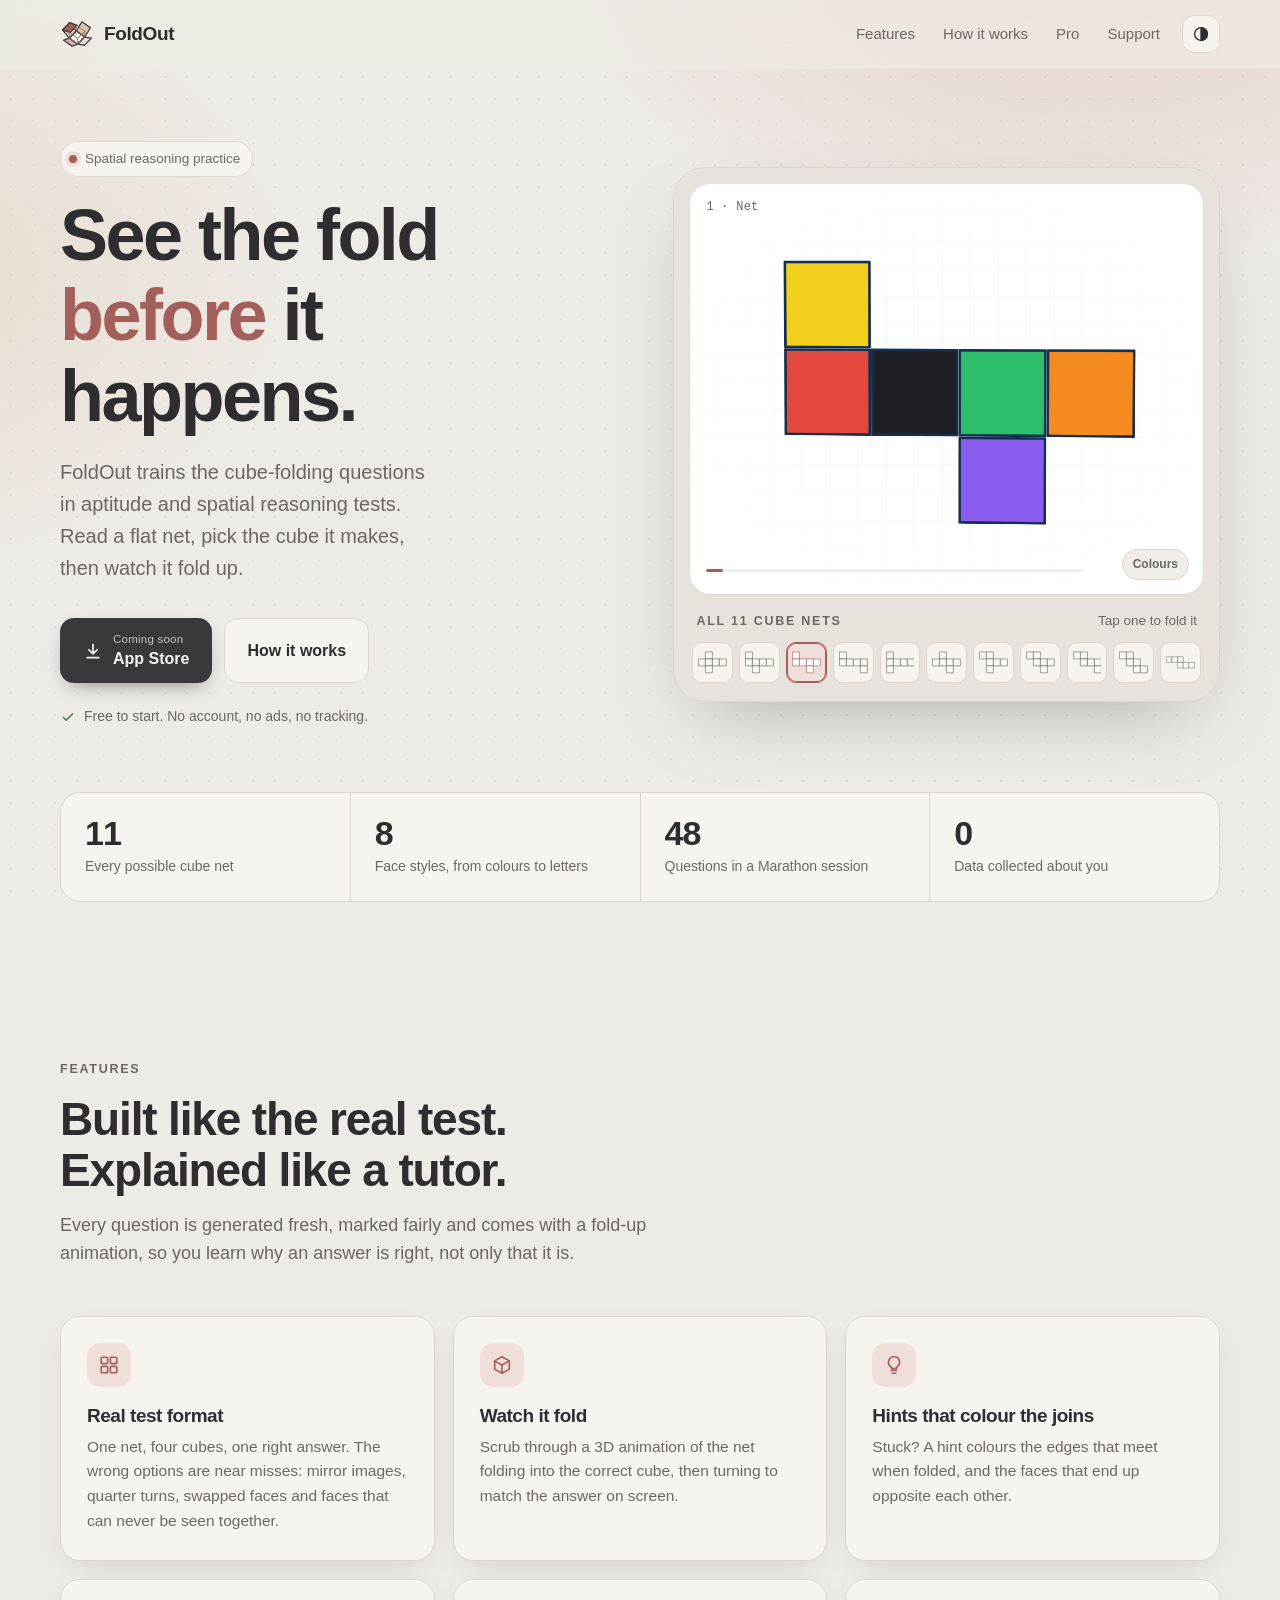
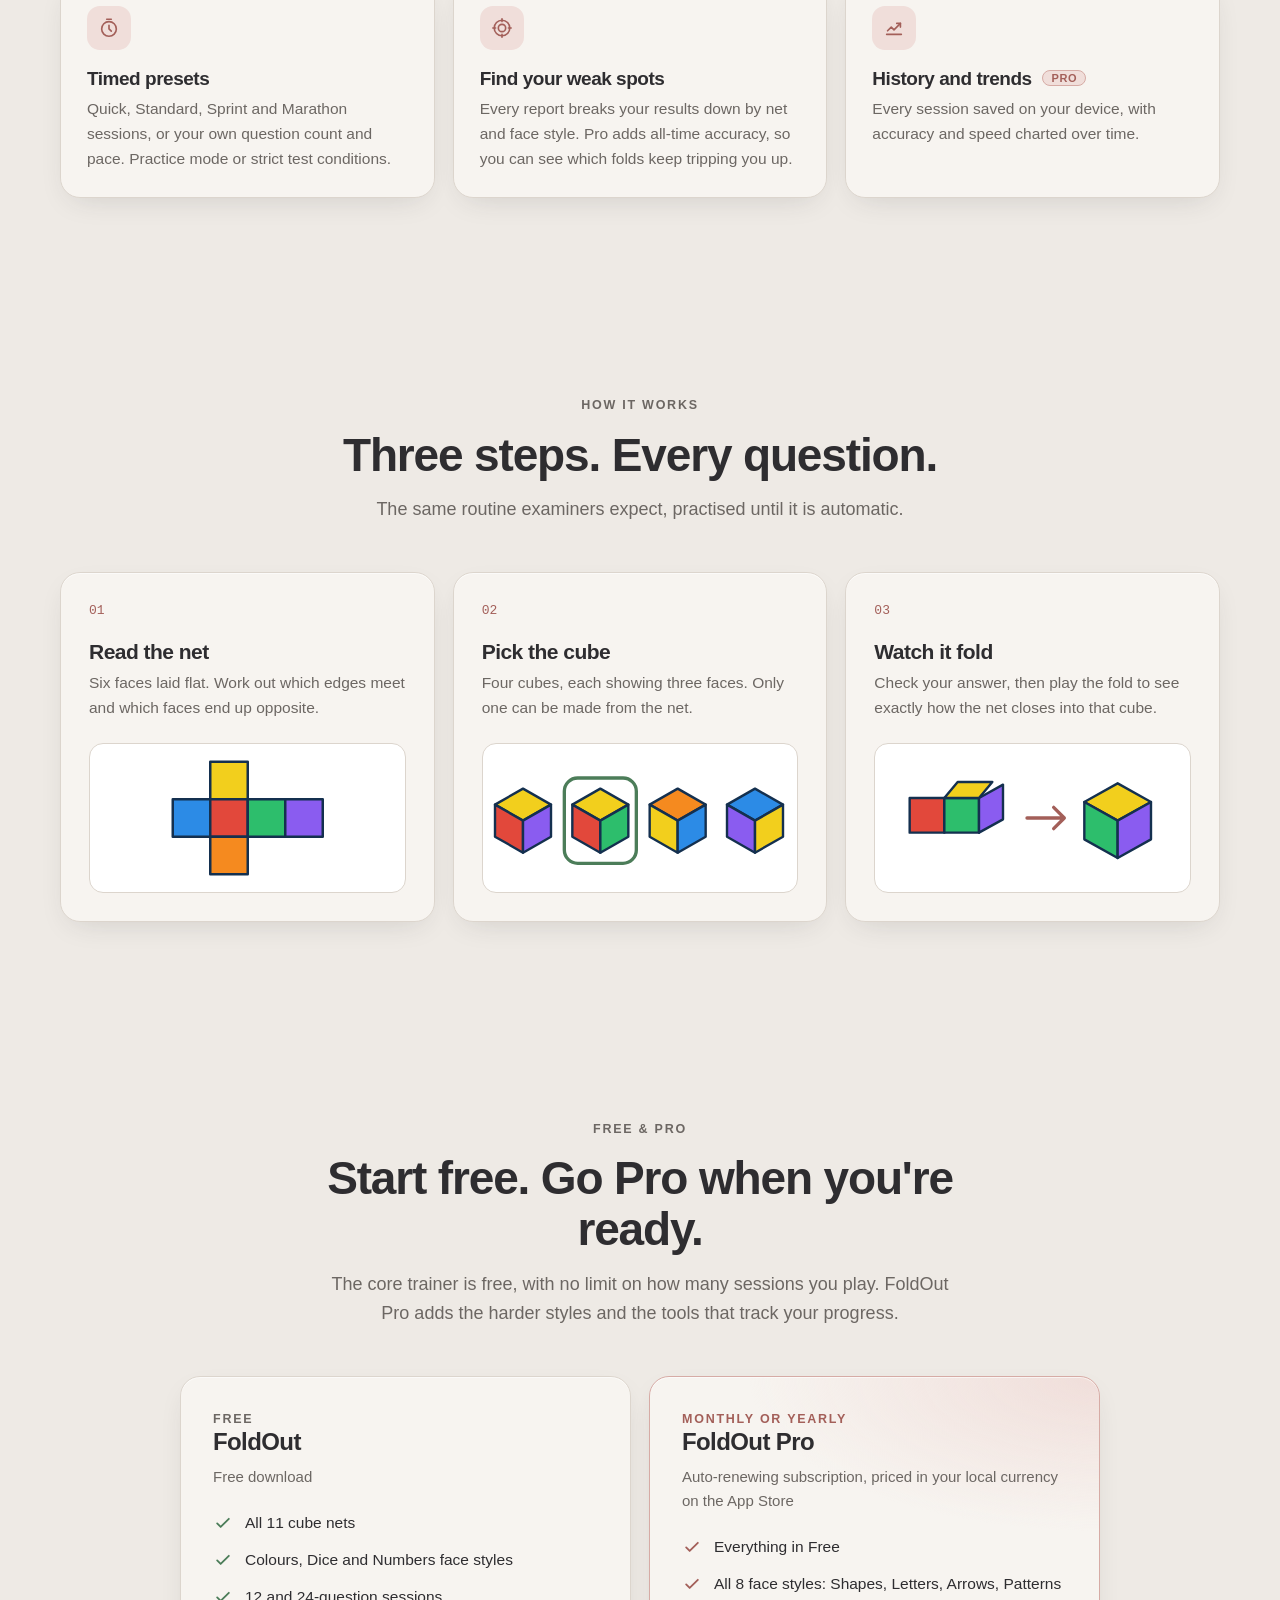
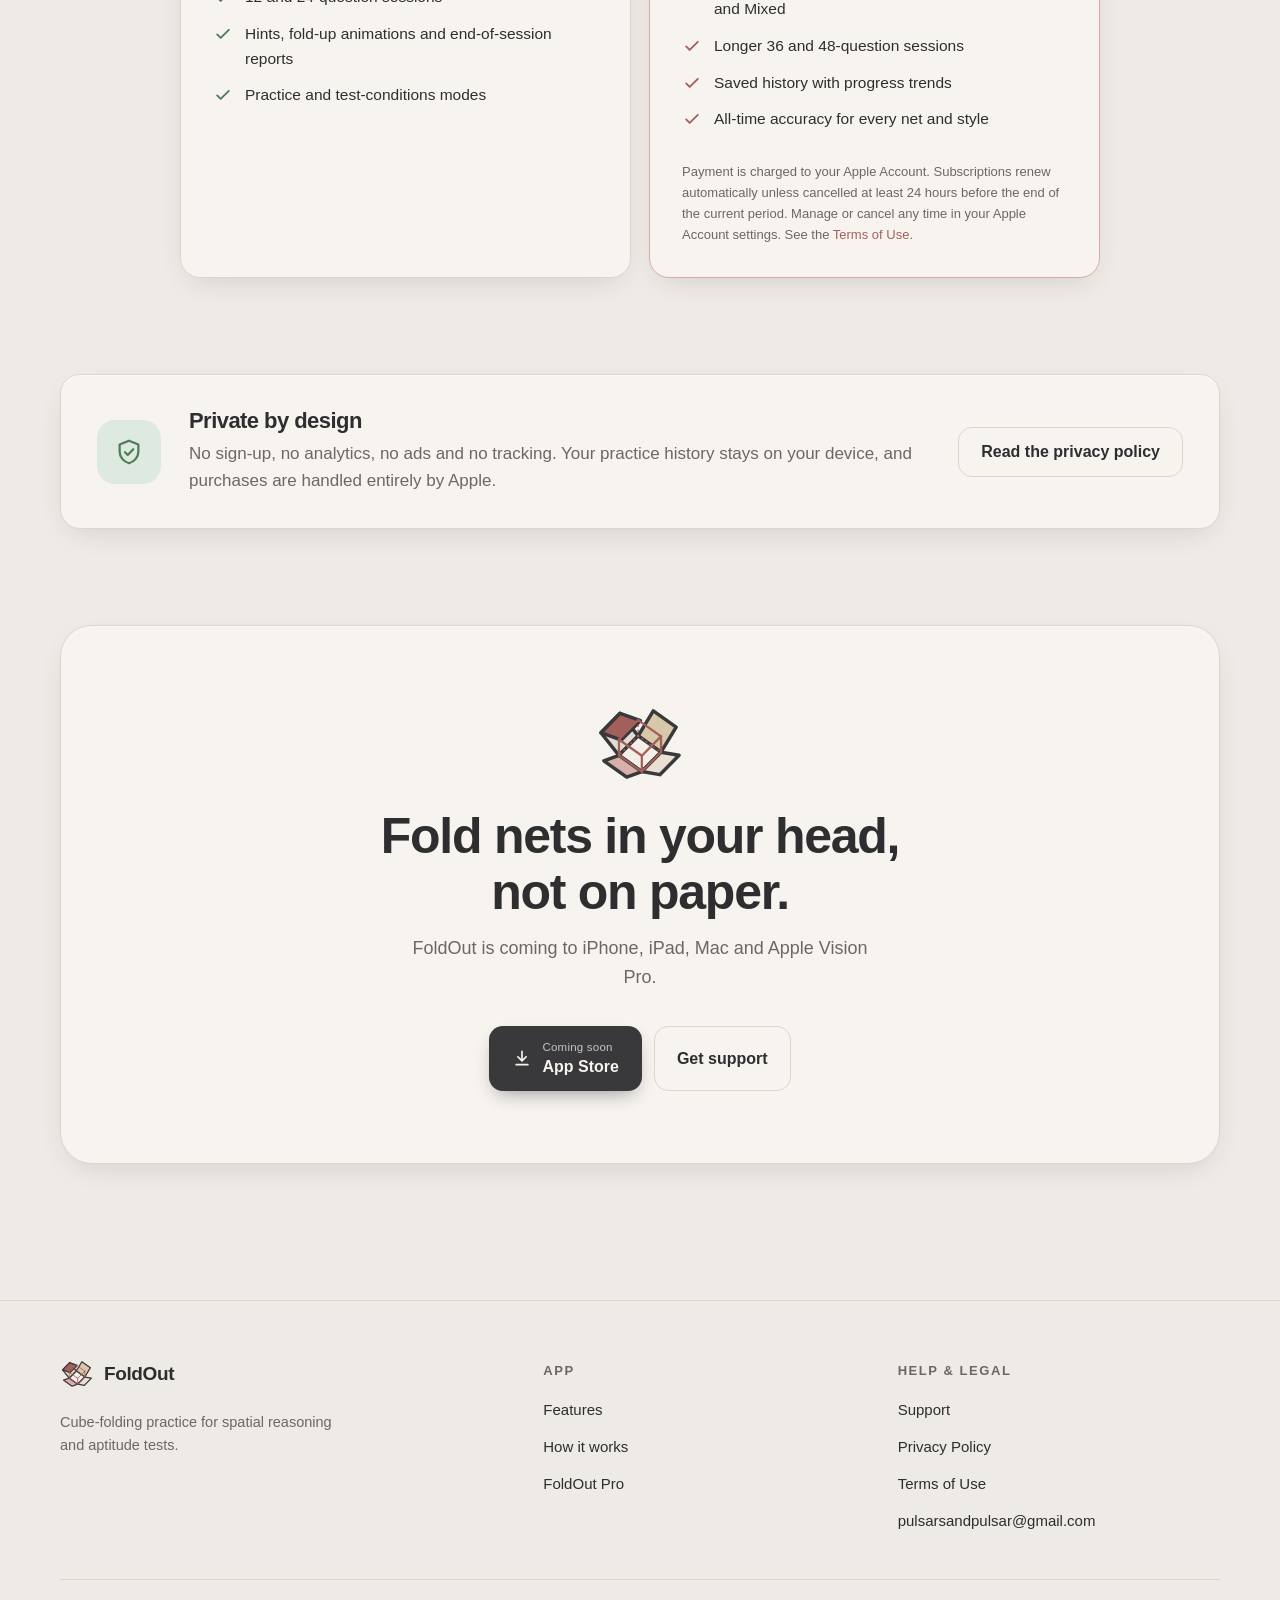
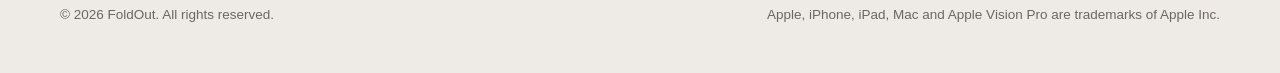
<file: index.html>
<!DOCTYPE html>
<html lang="en">
<head>
  <meta charset="utf-8">
  <meta name="viewport" content="width=device-width, initial-scale=1, viewport-fit=cover">
  <title>FoldOut: Cube Folding Puzzle</title>
  <meta name="description" content="FoldOut trains the cube-folding questions found in spatial reasoning and aptitude tests. Look at a flat net, pick the cube it folds into, then watch it fold.">
  <meta name="theme-color" content="#EEEAE5" media="(prefers-color-scheme: light)">
  <meta name="theme-color" content="#1C1B1D" media="(prefers-color-scheme: dark)">
  <link rel="canonical" href="https://pulsarsandpulsar-stack.github.io/FoldOut-Cube-Folding-Puzzle/">
  <meta property="og:type" content="website">
  <meta property="og:site_name" content="FoldOut">
  <meta property="og:title" content="FoldOut: Cube Folding Puzzle">
  <meta property="og:description" content="FoldOut trains the cube-folding questions found in spatial reasoning and aptitude tests. Look at a flat net, pick the cube it folds into, then watch it fold.">
  <meta property="og:url" content="https://pulsarsandpulsar-stack.github.io/FoldOut-Cube-Folding-Puzzle/">
  <meta property="og:image" content="https://pulsarsandpulsar-stack.github.io/FoldOut-Cube-Folding-Puzzle/assets/og-image.png">
  <meta property="og:image:width" content="1200">
  <meta property="og:image:height" content="630">
  <meta name="twitter:card" content="summary_large_image">
  <link rel="icon" href="assets/favicon.svg" type="image/svg+xml">
  <link rel="apple-touch-icon" href="assets/apple-touch-icon.png">
  <script>
    (function () {
      document.documentElement.classList.add("js");
      try {
        var t = localStorage.getItem("foldout-theme");
        if (t === "light" || t === "dark") document.documentElement.setAttribute("data-theme", t);
      } catch (e) {}
    })();
  </script>
  <link rel="stylesheet" href="assets/style.css">
  <script src="assets/site.js" defer></script>
  <script src="assets/fold.js" defer></script>
</head>
<body>
  <a class="skip-link" href="#main">Skip to content</a>

  <svg width="0" height="0" style="position:absolute" aria-hidden="true">
    <symbol id="brand" viewBox="-18 -18 1060 1060">
      <polygon points="490.8,418.7 754.3,606.3 928.6,317.9 665.1,130.4" fill="#D8C7A9" stroke="#39383B" stroke-width="40" stroke-linejoin="round"/>
  <polygon points="490.8,418.7 269.7,642.2 62.0,382.2 283.1,158.7" fill="#E4DCD1" stroke="#39383B" stroke-width="40" stroke-linejoin="round"/>
  <polygon points="490.8,418.7 754.3,606.3 533.2,829.7 269.7,642.2" fill="#F3EEE7" stroke="#39383B" stroke-width="40" stroke-linejoin="round"/>
  <polygon points="283.1,158.7 62.0,382.2 296.8,466.5 517.9,243.0" fill="#A35F59" stroke="#39383B" stroke-width="40" stroke-linejoin="round"/>
  <polygon points="754.3,606.3 533.2,829.7 740.9,865.3 962.0,641.8" fill="#E9DFD2" stroke="#39383B" stroke-width="40" stroke-linejoin="round"/>
  <polygon points="269.7,642.2 533.2,829.7 358.9,893.6 95.4,706.1" fill="#D9AFA9" stroke="#39383B" stroke-width="40" stroke-linejoin="round"/>
  <line x1="490.8" y1="418.7" x2="490.8" y2="236.4" stroke="#A35F59" stroke-linecap="round" stroke-width="19.5" stroke-dasharray="9.1 46.8" opacity="0.85"/>
  <line x1="490.8" y1="418.7" x2="269.7" y2="642.2" stroke="#A35F59" stroke-linecap="round" stroke-width="19.5" stroke-dasharray="9.1 46.8" opacity="0.85"/>
  <line x1="490.8" y1="418.7" x2="754.3" y2="606.3" stroke="#A35F59" stroke-linecap="round" stroke-width="19.5" stroke-dasharray="9.1 46.8" opacity="0.85"/>
  <line x1="490.8" y1="236.4" x2="269.7" y2="459.9" stroke="#A35F59" stroke-linecap="round" stroke-width="26.0"/>
  <line x1="490.8" y1="236.4" x2="754.3" y2="424.0" stroke="#A35F59" stroke-linecap="round" stroke-width="26.0"/>
  <line x1="269.7" y1="642.2" x2="269.7" y2="459.9" stroke="#A35F59" stroke-linecap="round" stroke-width="26.0"/>
  <line x1="269.7" y1="642.2" x2="533.2" y2="829.7" stroke="#A35F59" stroke-linecap="round" stroke-width="26.0"/>
  <line x1="269.7" y1="459.9" x2="533.2" y2="647.4" stroke="#A35F59" stroke-linecap="round" stroke-width="26.0"/>
  <line x1="754.3" y1="606.3" x2="754.3" y2="424.0" stroke="#A35F59" stroke-linecap="round" stroke-width="26.0"/>
  <line x1="754.3" y1="606.3" x2="533.2" y2="829.7" stroke="#A35F59" stroke-linecap="round" stroke-width="26.0"/>
  <line x1="754.3" y1="424.0" x2="533.2" y2="647.4" stroke="#A35F59" stroke-linecap="round" stroke-width="26.0"/>
  <line x1="533.2" y1="829.7" x2="533.2" y2="647.4" stroke="#A35F59" stroke-linecap="round" stroke-width="26.0"/>
    </symbol>
    <symbol id="check" viewBox="0 0 24 24"><path d="M5 12.5l4.2 4.2L19 7" fill="none" stroke="currentColor" stroke-width="2.2" stroke-linecap="round" stroke-linejoin="round"/></symbol>
  </svg>

  <header class="nav">
    <div class="container nav-inner">
      <a class="brand" href="index.html" aria-label="FoldOut home">
        <svg><use href="#brand"/></svg>
        FoldOut
      </a>
      <nav class="nav-links" aria-label="Main">
        <a class="hide-sm" href="#features">Features</a>
        <a class="hide-sm" href="#how">How it works</a>
        <a class="hide-sm" href="#pro">Pro</a>
        <a href="support.html">Support</a>
        <button class="theme-toggle" type="button" data-theme-toggle data-mode="auto" aria-label="Change theme">
          <svg class="icon icon-auto" viewBox="0 0 24 24" fill="none" stroke="currentColor" stroke-width="1.8"><circle cx="12" cy="12" r="8.5"/><path d="M12 3.5a8.5 8.5 0 0 1 0 17z" fill="currentColor"/></svg>
          <svg class="icon icon-light" viewBox="0 0 24 24" fill="none" stroke="currentColor" stroke-width="1.8" stroke-linecap="round"><circle cx="12" cy="12" r="4"/><path d="M12 2.5v2M12 19.5v2M4.6 4.6l1.4 1.4M18 18l1.4 1.4M2.5 12h2M19.5 12h2M4.6 19.4L6 18M18 6l1.4-1.4"/></svg>
          <svg class="icon icon-dark" viewBox="0 0 24 24" fill="none" stroke="currentColor" stroke-width="1.8" stroke-linejoin="round"><path d="M20 14.5A8 8 0 0 1 9.5 4a8 8 0 1 0 10.5 10.5z"/></svg>
        </button>
      </nav>
    </div>
  </header>

  <main id="main">
    <!-- Hero -->
    <section class="hero" id="top">
      <div class="container">
        <div class="hero-grid">
          <div class="reveal">
            <span class="pill"><span class="dot"></span>Spatial reasoning practice</span>
            <h1>See the fold <em>before</em> it happens.</h1>
            <p class="lede">FoldOut trains the cube-folding questions in aptitude and spatial reasoning tests. Read a flat net, pick the cube it makes, then watch it fold up.</p>
            <div class="hero-actions">
              <a class="btn btn-primary" href="#" data-app-store-link aria-label="FoldOut on the App Store (coming soon)">
                <svg viewBox="0 0 24 24" fill="none" stroke="currentColor" stroke-width="2" stroke-linecap="round" stroke-linejoin="round"><path d="M12 4v11M7 10.5l5 5 5-5M5 20h14"/></svg>
                <span class="btn-stack"><small>Coming soon</small>App Store</span>
              </a>
              <a class="btn btn-secondary" href="#how">How it works</a>
            </div>
            <p class="hero-note">
              <svg><use href="#check"/></svg>
              Free to start. No account, no ads, no tracking.
            </p>
          </div>

          <div class="reveal reveal-delay-1">
            <div class="well">
              <div class="paper">
                <span class="stage-label" data-fold-label>1 · Net</span>
                <div class="fold-stage" data-fold-stage role="img" aria-label="Animation: a flat net of six faces folds up into a cube"></div>
                <div class="stage-progress" aria-hidden="true"><span data-fold-progress></span></div>
                <span class="stage-style" data-fold-style>Colours</span>
              </div>
              <div class="net-picker-head">
                <span class="eyebrow">All 11 cube nets</span>
                <span class="muted">Tap one to fold it</span>
              </div>
              <div class="net-picker" data-net-picker role="group" aria-label="Choose a net to fold"></div>
            </div>
          </div>
        </div>

        <div class="stats reveal">
          <div class="stat"><strong>11</strong><span>Every possible cube net</span></div>
          <div class="stat"><strong>8</strong><span>Face styles, from colours to letters</span></div>
          <div class="stat"><strong>48</strong><span>Questions in a Marathon session</span></div>
          <div class="stat"><strong>0</strong><span>Data collected about you</span></div>
        </div>
      </div>
    </section>

    <!-- Features -->
    <section class="section" id="features">
      <div class="container">
        <div class="section-head reveal">
          <span class="eyebrow">Features</span>
          <h2>Built like the real test.<br>Explained like a tutor.</h2>
          <p>Every question is generated fresh, marked fairly and comes with a fold-up animation, so you learn why an answer is right, not only that it is.</p>
        </div>

        <div class="features">
          <article class="card feature reveal">
            <div class="icon"><svg viewBox="0 0 24 24" fill="none" stroke="currentColor" stroke-width="1.8" stroke-linejoin="round"><rect x="3.5" y="3.5" width="7" height="7" rx="1"/><rect x="13.5" y="3.5" width="7" height="7" rx="1"/><rect x="3.5" y="13.5" width="7" height="7" rx="1"/><rect x="13.5" y="13.5" width="7" height="7" rx="1"/></svg></div>
            <h3>Real test format</h3>
            <p>One net, four cubes, one right answer. The wrong options are near misses: mirror images, quarter turns, swapped faces and faces that can never be seen together.</p>
          </article>
          <article class="card feature reveal reveal-delay-1">
            <div class="icon"><svg viewBox="0 0 24 24" fill="none" stroke="currentColor" stroke-width="1.8" stroke-linejoin="round"><path d="M12 3l8 4.5v9L12 21l-8-4.5v-9z"/><path d="M12 12l8-4.5M12 12v9M12 12L4 7.5"/></svg></div>
            <h3>Watch it fold</h3>
            <p>Scrub through a 3D animation of the net folding into the correct cube, then turning to match the answer on screen.</p>
          </article>
          <article class="card feature reveal reveal-delay-2">
            <div class="icon"><svg viewBox="0 0 24 24" fill="none" stroke="currentColor" stroke-width="1.8" stroke-linecap="round"><path d="M9 18h6M10 21h4M12 3a6 6 0 0 0-3.5 10.9c.6.4 1 1.1 1 1.8V16h5v-.3c0-.7.4-1.4 1-1.8A6 6 0 0 0 12 3z"/></svg></div>
            <h3>Hints that colour the joins</h3>
            <p>Stuck? A hint colours the edges that meet when folded, and the faces that end up opposite each other.</p>
          </article>
          <article class="card feature reveal">
            <div class="icon"><svg viewBox="0 0 24 24" fill="none" stroke="currentColor" stroke-width="1.8" stroke-linecap="round"><circle cx="12" cy="13" r="8"/><path d="M12 9v4l2.5 2.5M9.5 2.5h5"/></svg></div>
            <h3>Timed presets</h3>
            <p>Quick, Standard, Sprint and Marathon sessions, or your own question count and pace. Practice mode or strict test conditions.</p>
          </article>
          <article class="card feature reveal reveal-delay-1">
            <div class="icon"><svg viewBox="0 0 24 24" fill="none" stroke="currentColor" stroke-width="1.8" stroke-linecap="round" stroke-linejoin="round"><circle cx="12" cy="12" r="8.5"/><circle cx="12" cy="12" r="4"/><path d="M12 2v3M12 19v3M2 12h3M19 12h3"/></svg></div>
            <h3>Find your weak spots</h3>
            <p>Every report breaks your results down by net and face style. Pro adds all-time accuracy, so you can see which folds keep tripping you up.</p>
          </article>
          <article class="card feature reveal reveal-delay-2">
            <div class="icon"><svg viewBox="0 0 24 24" fill="none" stroke="currentColor" stroke-width="1.8" stroke-linecap="round" stroke-linejoin="round"><path d="M4 19h16M5 15l4-4 3 3 7-7"/><path d="M15 7h4v4"/></svg></div>
            <h3>History and trends <span class="tag">Pro</span></h3>
            <p>Every session saved on your device, with accuracy and speed charted over time.</p>
          </article>
        </div>
      </div>
    </section>

    <!-- How it works -->
    <section class="section" id="how">
      <div class="container">
        <div class="section-head center reveal">
          <span class="eyebrow">How it works</span>
          <h2>Three steps. Every question.</h2>
          <p>The same routine examiners expect, practised until it is automatic.</p>
        </div>

        <div class="steps">
          <article class="card step reveal">
            <span class="num">01</span>
            <h3>Read the net</h3>
            <p>Six faces laid flat. Work out which edges meet and which faces end up opposite.</p>
            <div class="art" aria-hidden="true">
              <svg viewBox="0 0 126 96">
                <g stroke="#14304F" stroke-width="2" stroke-linejoin="round">
                  <rect x="33" y="3" width="30" height="30" fill="#F2CF1D"/>
                  <rect x="3" y="33" width="30" height="30" fill="#2C8BE6"/>
                  <rect x="33" y="33" width="30" height="30" fill="#E2483B"/>
                  <rect x="63" y="33" width="30" height="30" fill="#2DBE6C"/>
                  <rect x="93" y="33" width="30" height="30" fill="#8A5CF0"/>
                  <rect x="33" y="63" width="30" height="30" fill="#F58A1F"/>
                </g>
              </svg>
            </div>
          </article>
          <article class="card step reveal reveal-delay-1">
            <span class="num">02</span>
            <h3>Pick the cube</h3>
            <p>Four cubes, each showing three faces. Only one can be made from the net.</p>
            <div class="art" aria-hidden="true">
              <svg viewBox="0 0 236 80">
                <g stroke="#14304F" stroke-width="1.8" stroke-linejoin="round">
                  <g transform="translate(30 42)">
                    <polygon points="0,-24 21,-12 0,0 -21,-12" fill="#F2CF1D"/><polygon points="-21,-12 0,0 0,24 -21,12" fill="#E2483B"/><polygon points="21,-12 0,0 0,24 21,12" fill="#8A5CF0"/>
                  </g>
                  <g transform="translate(88 42)">
                    <polygon points="0,-24 21,-12 0,0 -21,-12" fill="#F2CF1D"/><polygon points="-21,-12 0,0 0,24 -21,12" fill="#E2483B"/><polygon points="21,-12 0,0 0,24 21,12" fill="#2DBE6C"/>
                  </g>
                  <g transform="translate(146 42)">
                    <polygon points="0,-24 21,-12 0,0 -21,-12" fill="#F58A1F"/><polygon points="-21,-12 0,0 0,24 -21,12" fill="#F2CF1D"/><polygon points="21,-12 0,0 0,24 21,12" fill="#2C8BE6"/>
                  </g>
                  <g transform="translate(204 42)">
                    <polygon points="0,-24 21,-12 0,0 -21,-12" fill="#2C8BE6"/><polygon points="-21,-12 0,0 0,24 -21,12" fill="#8A5CF0"/><polygon points="21,-12 0,0 0,24 21,12" fill="#F2CF1D"/>
                  </g>
                </g>
                <rect x="61" y="10" width="54" height="64" rx="10" fill="none" stroke="#4C7D59" stroke-width="2.5"/>
              </svg>
            </div>
          </article>
          <article class="card step reveal reveal-delay-2">
            <span class="num">03</span>
            <h3>Watch it fold</h3>
            <p>Check your answer, then play the fold to see exactly how the net closes into that cube.</p>
            <div class="art" aria-hidden="true">
              <svg viewBox="0 0 200 90">
                <g stroke="#14304F" stroke-width="1.8" stroke-linejoin="round">
                  <rect x="8" y="30" width="26" height="26" fill="#E2483B"/>
                  <rect x="34" y="30" width="26" height="26" fill="#2DBE6C"/>
                  <polygon points="60,30 78,20 78,46 60,56" fill="#8A5CF0"/>
                  <polygon points="34,30 60,30 70,18 44,18" fill="#F2CF1D"/>
                </g>
                <path d="M96 45h28M116 37l8 8-8 8" fill="none" stroke="#A35F59" stroke-width="2.5" stroke-linecap="round" stroke-linejoin="round"/>
                <g transform="translate(164 47)" stroke="#14304F" stroke-width="1.8" stroke-linejoin="round">
                  <polygon points="0,-28 25,-14 0,0 -25,-14" fill="#F2CF1D"/><polygon points="-25,-14 0,0 0,28 -25,14" fill="#2DBE6C"/><polygon points="25,-14 0,0 0,28 25,14" fill="#8A5CF0"/>
                </g>
              </svg>
            </div>
          </article>
        </div>
      </div>
    </section>

    <!-- Free & Pro -->
    <section class="section" id="pro">
      <div class="container">
        <div class="section-head center reveal">
          <span class="eyebrow">Free &amp; Pro</span>
          <h2>Start free. Go Pro when you're ready.</h2>
          <p>The core trainer is free, with no limit on how many sessions you play. FoldOut Pro adds the harder styles and the tools that track your progress.</p>
        </div>

        <div class="plans">
          <article class="card plan reveal">
            <span class="eyebrow">Free</span>
            <h3>FoldOut</h3>
            <p class="price">Free download</p>
            <ul>
              <li><svg><use href="#check"/></svg>All 11 cube nets</li>
              <li><svg><use href="#check"/></svg>Colours, Dice and Numbers face styles</li>
              <li><svg><use href="#check"/></svg>12 and 24-question sessions</li>
              <li><svg><use href="#check"/></svg>Hints, fold-up animations and end-of-session reports</li>
              <li><svg><use href="#check"/></svg>Practice and test-conditions modes</li>
            </ul>
          </article>
          <article class="card plan pro reveal reveal-delay-1">
            <span class="eyebrow" style="color: var(--accent)">Monthly or yearly</span>
            <h3>FoldOut Pro</h3>
            <p class="price">Auto-renewing subscription, priced in your local currency on the App Store</p>
            <ul>
              <li><svg><use href="#check"/></svg>Everything in Free</li>
              <li><svg><use href="#check"/></svg>All 8 face styles: Shapes, Letters, Arrows, Patterns and Mixed</li>
              <li><svg><use href="#check"/></svg>Longer 36 and 48-question sessions</li>
              <li><svg><use href="#check"/></svg>Saved history with progress trends</li>
              <li><svg><use href="#check"/></svg>All-time accuracy for every net and style</li>
            </ul>
            <p class="fineprint">Payment is charged to your Apple Account. Subscriptions renew automatically unless cancelled at least 24 hours before the end of the current period. Manage or cancel any time in your Apple Account settings. See the <a href="terms.html#subscriptions">Terms of Use</a>.</p>
          </article>
        </div>
      </div>
    </section>

    <!-- Privacy band -->
    <section class="section" style="padding-top: 0">
      <div class="container">
        <div class="card privacy-band reveal">
          <div class="shield"><svg viewBox="0 0 24 24" fill="none" stroke="currentColor" stroke-width="1.8" stroke-linejoin="round"><path d="M12 3l7.5 3v5.5c0 4.5-3.2 8.3-7.5 9.5-4.3-1.2-7.5-5-7.5-9.5V6z"/><path d="M8.8 12.2l2.2 2.2 4.4-4.6" stroke-linecap="round"/></svg></div>
          <div>
            <h3>Private by design</h3>
            <p>No sign-up, no analytics, no ads and no tracking. Your practice history stays on your device, and purchases are handled entirely by Apple.</p>
          </div>
          <a class="btn btn-secondary" href="privacy.html">Read the privacy policy</a>
        </div>
      </div>
    </section>

    <!-- CTA -->
    <section class="section" style="padding-top: 0">
      <div class="container">
        <div class="card cta reveal">
          <svg class="brand-big" aria-hidden="true"><use href="#brand"/></svg>
          <h2>Fold nets in your head,<br>not on paper.</h2>
          <p>FoldOut is coming to iPhone, iPad, Mac and Apple Vision Pro.</p>
          <div class="hero-actions">
            <a class="btn btn-primary" href="#" data-app-store-link aria-label="FoldOut on the App Store (coming soon)">
              <svg viewBox="0 0 24 24" fill="none" stroke="currentColor" stroke-width="2" stroke-linecap="round" stroke-linejoin="round"><path d="M12 4v11M7 10.5l5 5 5-5M5 20h14"/></svg>
              <span class="btn-stack"><small>Coming soon</small>App Store</span>
            </a>
            <a class="btn btn-secondary" href="support.html">Get support</a>
          </div>
        </div>
      </div>
    </section>
  </main>

  <footer class="footer">
    <div class="container">
      <div class="footer-grid">
        <div>
          <a class="brand" href="index.html"><svg><use href="#brand"/></svg>FoldOut</a>
          <p>Cube-folding practice for spatial reasoning and aptitude tests.</p>
        </div>
        <div>
          <h4>App</h4>
          <ul>
            <li><a href="#features">Features</a></li>
            <li><a href="index.html#how">How it works</a></li>
            <li><a href="#pro">FoldOut Pro</a></li>
          </ul>
        </div>
        <div>
          <h4>Help &amp; legal</h4>
          <ul>
            <li><a href="support.html">Support</a></li>
            <li><a href="privacy.html">Privacy Policy</a></li>
            <li><a href="terms.html">Terms of Use</a></li>
            <li><a href="mailto:pulsarsandpulsar@gmail.com">pulsarsandpulsar@gmail.com</a></li>
          </ul>
        </div>
      </div>
      <div class="footer-bottom">
        <span>© <span data-year>2026</span> FoldOut. All rights reserved.</span>
        <span>Apple, iPhone, iPad, Mac and Apple Vision Pro are trademarks of Apple Inc.</span>
      </div>
    </div>
  </footer>
</body>
</html>
</file>
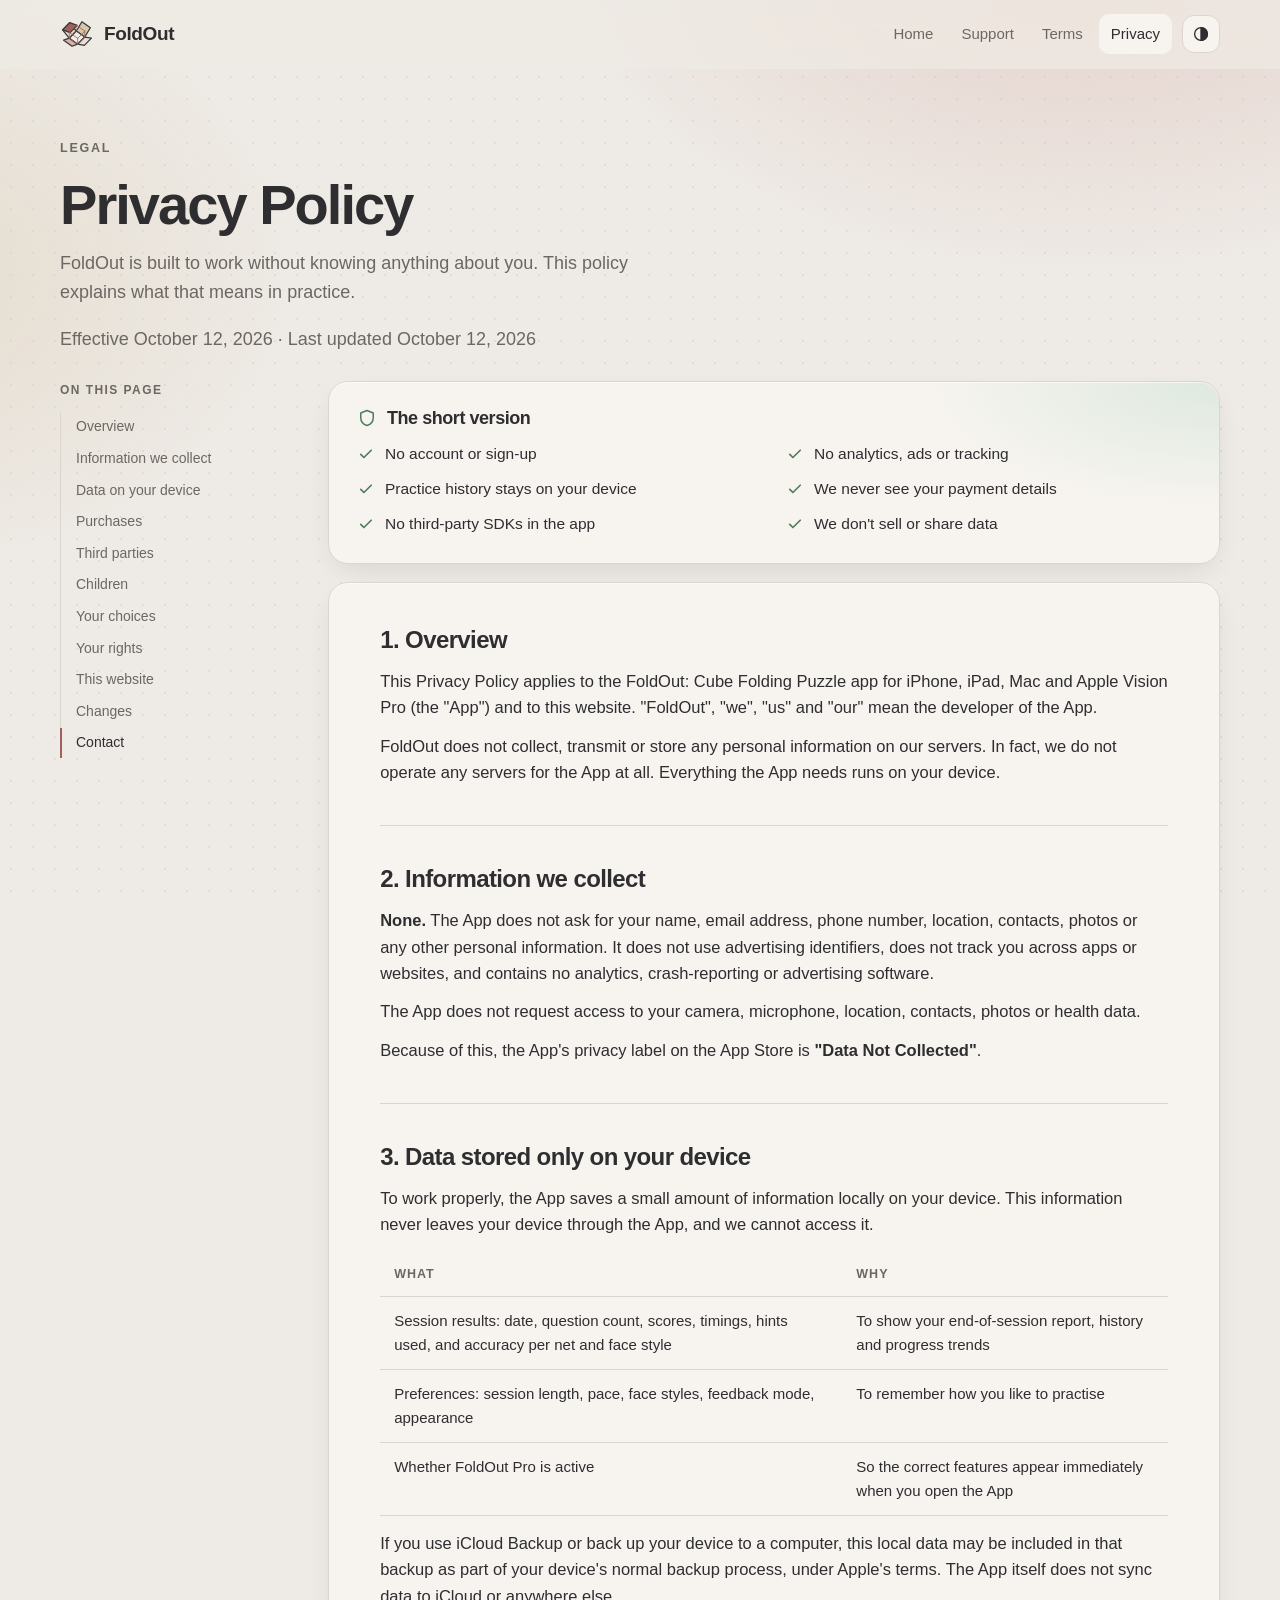
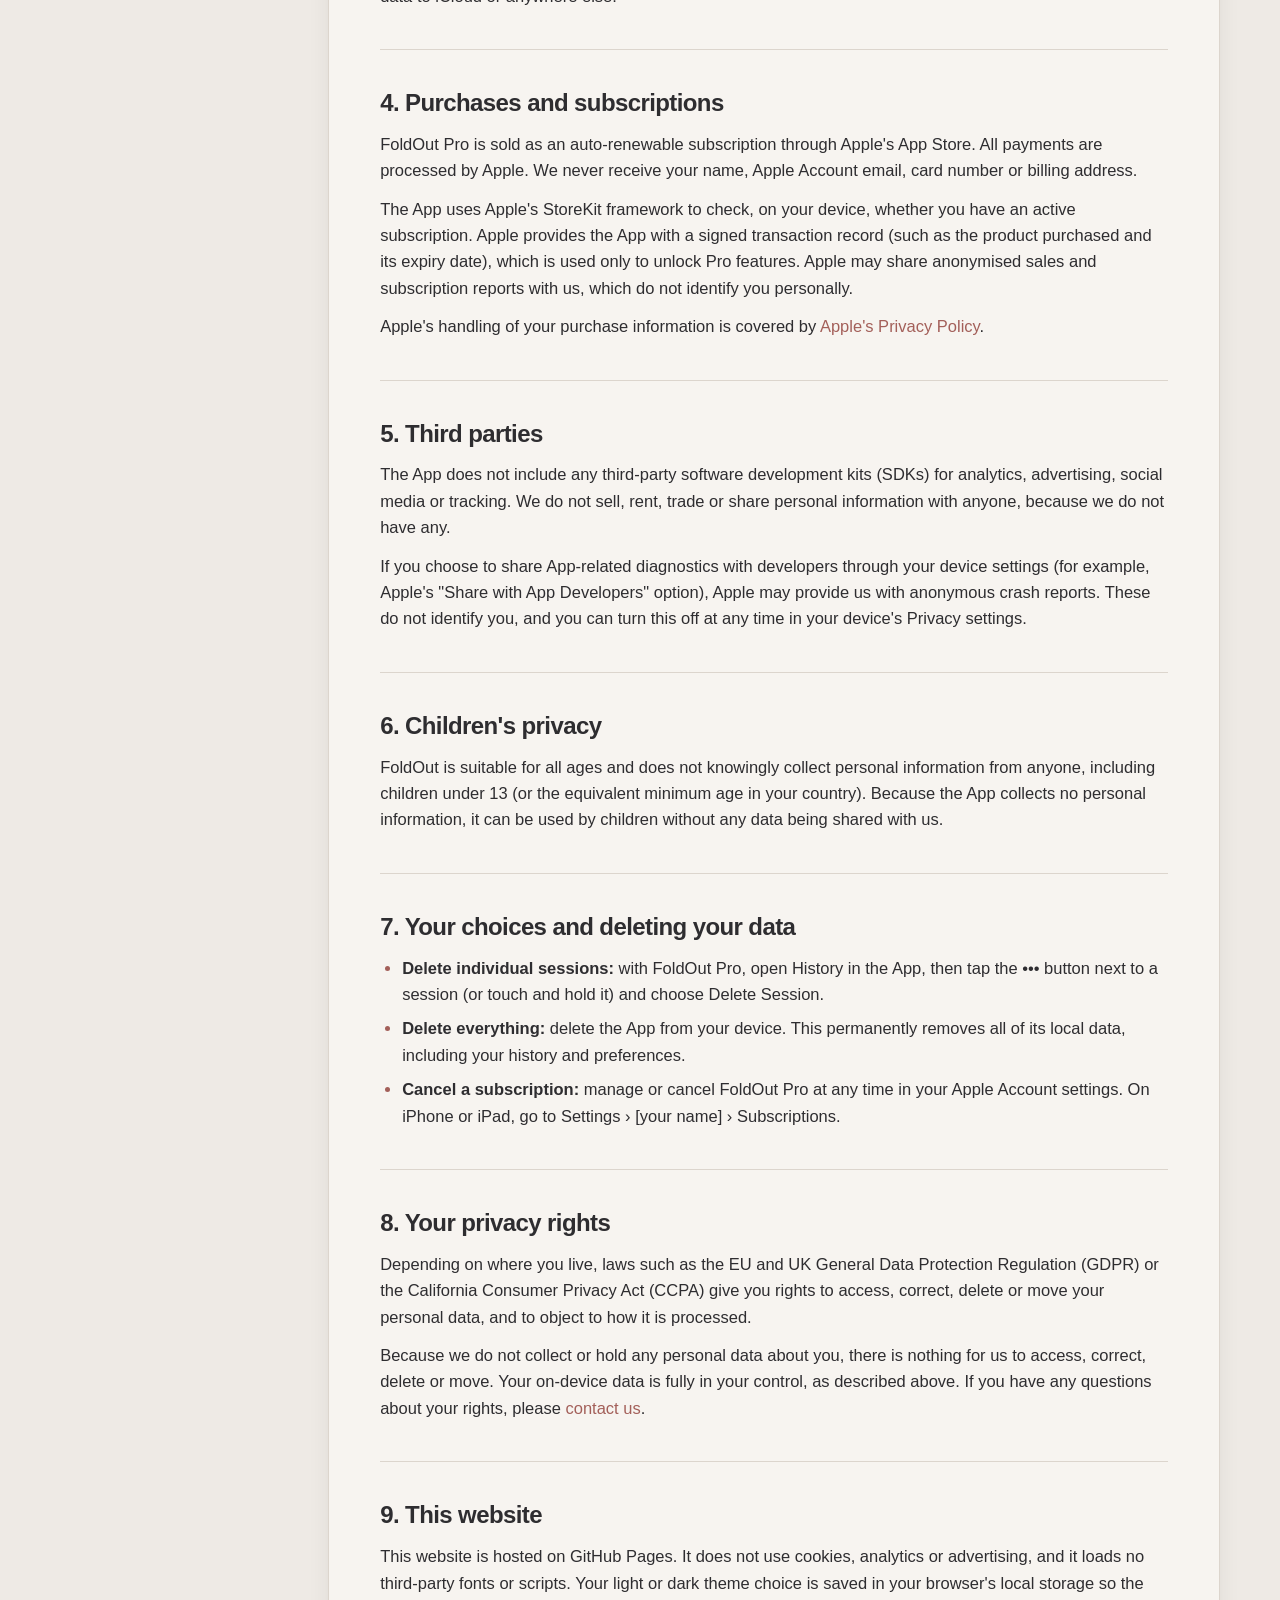
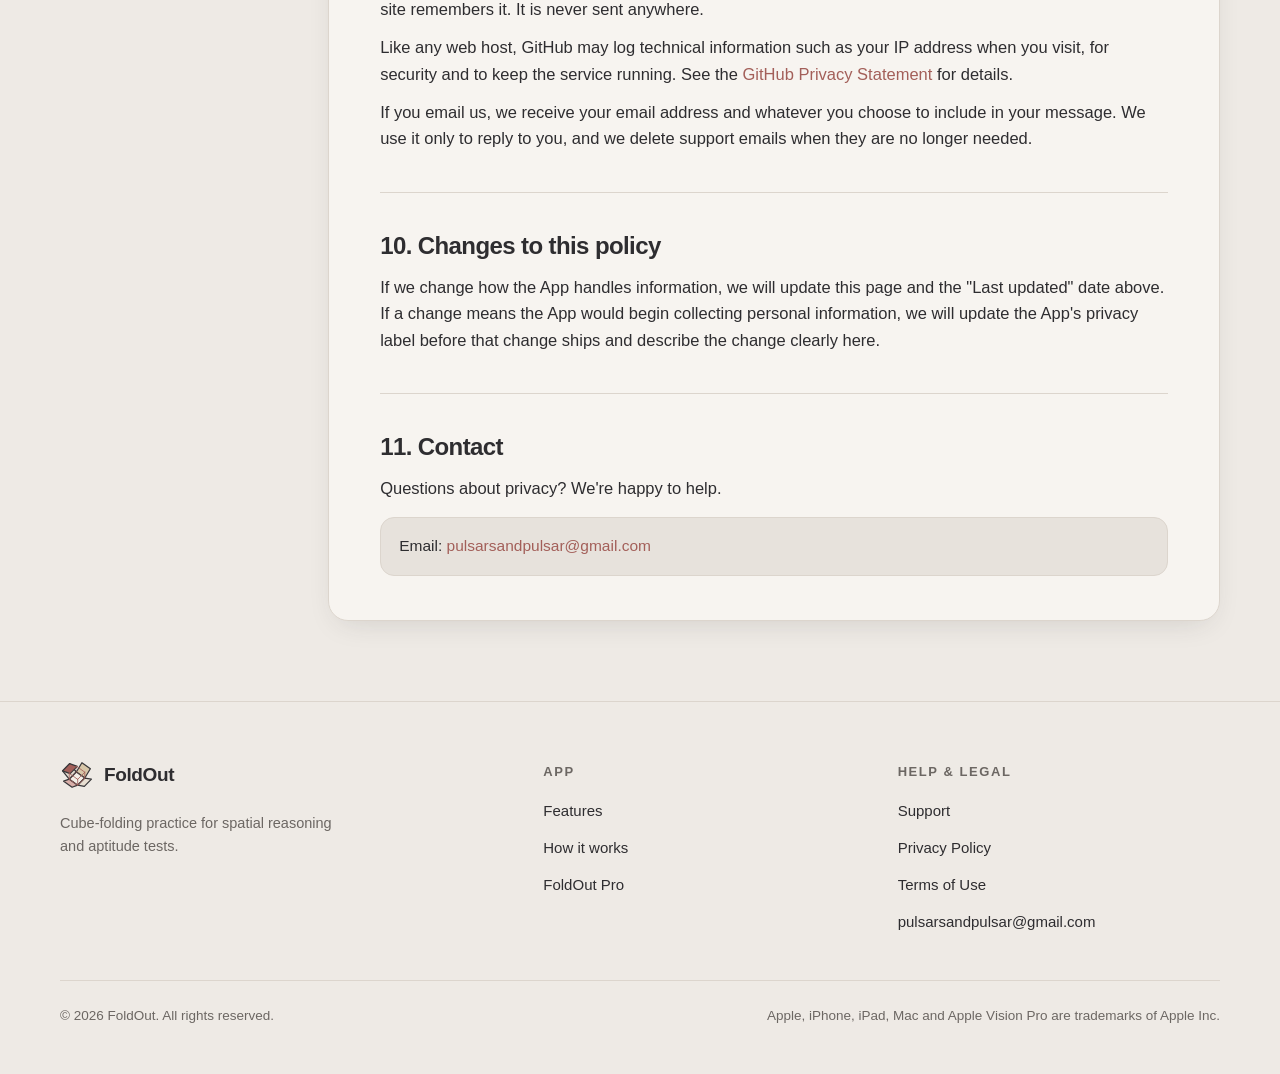
<file: privacy.html>
<!DOCTYPE html>
<html lang="en">
<head>
  <meta charset="utf-8">
  <meta name="viewport" content="width=device-width, initial-scale=1, viewport-fit=cover">
  <title>Privacy Policy · FoldOut</title>
  <meta name="description" content="FoldOut does not collect personal data. Your practice history stays on your device and purchases are handled by Apple.">
  <meta name="theme-color" content="#EEEAE5" media="(prefers-color-scheme: light)">
  <meta name="theme-color" content="#1C1B1D" media="(prefers-color-scheme: dark)">
  <link rel="canonical" href="https://pulsarsandpulsar-stack.github.io/FoldOut-Cube-Folding-Puzzle/privacy.html">
  <meta property="og:type" content="website">
  <meta property="og:site_name" content="FoldOut">
  <meta property="og:title" content="Privacy Policy · FoldOut">
  <meta property="og:description" content="FoldOut does not collect personal data. Your practice history stays on your device and purchases are handled by Apple.">
  <meta property="og:url" content="https://pulsarsandpulsar-stack.github.io/FoldOut-Cube-Folding-Puzzle/privacy.html">
  <meta property="og:image" content="https://pulsarsandpulsar-stack.github.io/FoldOut-Cube-Folding-Puzzle/assets/og-image.png">
  <meta property="og:image:width" content="1200">
  <meta property="og:image:height" content="630">
  <meta name="twitter:card" content="summary_large_image">
  <link rel="icon" href="assets/favicon.svg" type="image/svg+xml">
  <link rel="apple-touch-icon" href="assets/apple-touch-icon.png">
  <script>
    (function () {
      document.documentElement.classList.add("js");
      try {
        var t = localStorage.getItem("foldout-theme");
        if (t === "light" || t === "dark") document.documentElement.setAttribute("data-theme", t);
      } catch (e) {}
    })();
  </script>
  <link rel="stylesheet" href="assets/style.css">
  <script src="assets/site.js" defer></script>
</head>
<body>
  <a class="skip-link" href="#main">Skip to content</a>

  <svg width="0" height="0" style="position:absolute" aria-hidden="true">
    <symbol id="brand" viewBox="-18 -18 1060 1060">
      <polygon points="490.8,418.7 754.3,606.3 928.6,317.9 665.1,130.4" fill="#D8C7A9" stroke="#39383B" stroke-width="40" stroke-linejoin="round"/>
  <polygon points="490.8,418.7 269.7,642.2 62.0,382.2 283.1,158.7" fill="#E4DCD1" stroke="#39383B" stroke-width="40" stroke-linejoin="round"/>
  <polygon points="490.8,418.7 754.3,606.3 533.2,829.7 269.7,642.2" fill="#F3EEE7" stroke="#39383B" stroke-width="40" stroke-linejoin="round"/>
  <polygon points="283.1,158.7 62.0,382.2 296.8,466.5 517.9,243.0" fill="#A35F59" stroke="#39383B" stroke-width="40" stroke-linejoin="round"/>
  <polygon points="754.3,606.3 533.2,829.7 740.9,865.3 962.0,641.8" fill="#E9DFD2" stroke="#39383B" stroke-width="40" stroke-linejoin="round"/>
  <polygon points="269.7,642.2 533.2,829.7 358.9,893.6 95.4,706.1" fill="#D9AFA9" stroke="#39383B" stroke-width="40" stroke-linejoin="round"/>
  <line x1="490.8" y1="418.7" x2="490.8" y2="236.4" stroke="#A35F59" stroke-linecap="round" stroke-width="19.5" stroke-dasharray="9.1 46.8" opacity="0.85"/>
  <line x1="490.8" y1="418.7" x2="269.7" y2="642.2" stroke="#A35F59" stroke-linecap="round" stroke-width="19.5" stroke-dasharray="9.1 46.8" opacity="0.85"/>
  <line x1="490.8" y1="418.7" x2="754.3" y2="606.3" stroke="#A35F59" stroke-linecap="round" stroke-width="19.5" stroke-dasharray="9.1 46.8" opacity="0.85"/>
  <line x1="490.8" y1="236.4" x2="269.7" y2="459.9" stroke="#A35F59" stroke-linecap="round" stroke-width="26.0"/>
  <line x1="490.8" y1="236.4" x2="754.3" y2="424.0" stroke="#A35F59" stroke-linecap="round" stroke-width="26.0"/>
  <line x1="269.7" y1="642.2" x2="269.7" y2="459.9" stroke="#A35F59" stroke-linecap="round" stroke-width="26.0"/>
  <line x1="269.7" y1="642.2" x2="533.2" y2="829.7" stroke="#A35F59" stroke-linecap="round" stroke-width="26.0"/>
  <line x1="269.7" y1="459.9" x2="533.2" y2="647.4" stroke="#A35F59" stroke-linecap="round" stroke-width="26.0"/>
  <line x1="754.3" y1="606.3" x2="754.3" y2="424.0" stroke="#A35F59" stroke-linecap="round" stroke-width="26.0"/>
  <line x1="754.3" y1="606.3" x2="533.2" y2="829.7" stroke="#A35F59" stroke-linecap="round" stroke-width="26.0"/>
  <line x1="754.3" y1="424.0" x2="533.2" y2="647.4" stroke="#A35F59" stroke-linecap="round" stroke-width="26.0"/>
  <line x1="533.2" y1="829.7" x2="533.2" y2="647.4" stroke="#A35F59" stroke-linecap="round" stroke-width="26.0"/>
    </symbol>
    <symbol id="check" viewBox="0 0 24 24"><path d="M5 12.5l4.2 4.2L19 7" fill="none" stroke="currentColor" stroke-width="2.2" stroke-linecap="round" stroke-linejoin="round"/></symbol>
  </svg>

  <header class="nav">
    <div class="container nav-inner">
      <a class="brand" href="index.html" aria-label="FoldOut home">
        <svg><use href="#brand"/></svg>
        FoldOut
      </a>
      <nav class="nav-links" aria-label="Main">
        <a class="hide-sm" href="index.html">Home</a>
        <a href="support.html">Support</a>
        <a class="hide-sm" href="terms.html">Terms</a>
        <a class="hide-sm" href="privacy.html" aria-current="page">Privacy</a>
        <button class="theme-toggle" type="button" data-theme-toggle data-mode="auto" aria-label="Change theme">
          <svg class="icon icon-auto" viewBox="0 0 24 24" fill="none" stroke="currentColor" stroke-width="1.8"><circle cx="12" cy="12" r="8.5"/><path d="M12 3.5a8.5 8.5 0 0 1 0 17z" fill="currentColor"/></svg>
          <svg class="icon icon-light" viewBox="0 0 24 24" fill="none" stroke="currentColor" stroke-width="1.8" stroke-linecap="round"><circle cx="12" cy="12" r="4"/><path d="M12 2.5v2M12 19.5v2M4.6 4.6l1.4 1.4M18 18l1.4 1.4M2.5 12h2M19.5 12h2M4.6 19.4L6 18M18 6l1.4-1.4"/></svg>
          <svg class="icon icon-dark" viewBox="0 0 24 24" fill="none" stroke="currentColor" stroke-width="1.8" stroke-linejoin="round"><path d="M20 14.5A8 8 0 0 1 9.5 4a8 8 0 1 0 10.5 10.5z"/></svg>
        </button>
      </nav>
    </div>
  </header>

  <main id="main">
    <section class="doc-hero">
      <div class="container reveal">
        <span class="eyebrow">Legal</span>
        <h1>Privacy Policy</h1>
        <p>FoldOut is built to work without knowing anything about you. This policy explains what that means in practice.</p>
        <p class="updated">Effective October 12, 2026 · Last updated October 12, 2026</p>
      </div>
    </section>

    <div class="container doc-layout">
      <aside class="toc" aria-label="On this page">
        <strong>On this page</strong>
        <ol>
          <li><a href="#overview">Overview</a></li>
          <li><a href="#collect">Information we collect</a></li>
          <li><a href="#device">Data on your device</a></li>
          <li><a href="#purchases">Purchases</a></li>
          <li><a href="#third-parties">Third parties</a></li>
          <li><a href="#children">Children</a></li>
          <li><a href="#choices">Your choices</a></li>
          <li><a href="#rights">Your rights</a></li>
          <li><a href="#website">This website</a></li>
          <li><a href="#changes">Changes</a></li>
          <li><a href="#contact">Contact</a></li>
        </ol>
      </aside>

      <div>
        <div class="card summary reveal">
          <h2><svg viewBox="0 0 24 24" fill="none" stroke="currentColor" stroke-width="1.8" stroke-linejoin="round"><path d="M12 3l7.5 3v5.5c0 4.5-3.2 8.3-7.5 9.5-4.3-1.2-7.5-5-7.5-9.5V6z"/></svg>The short version</h2>
          <ul>
            <li><svg><use href="#check"/></svg>No account or sign-up</li>
            <li><svg><use href="#check"/></svg>No analytics, ads or tracking</li>
            <li><svg><use href="#check"/></svg>Practice history stays on your device</li>
            <li><svg><use href="#check"/></svg>We never see your payment details</li>
            <li><svg><use href="#check"/></svg>No third-party SDKs in the app</li>
            <li><svg><use href="#check"/></svg>We don't sell or share data</li>
          </ul>
        </div>

        <article class="card doc reveal">
          <section id="overview">
            <h2>1. Overview</h2>
            <p>This Privacy Policy applies to the FoldOut: Cube Folding Puzzle app for iPhone, iPad, Mac and Apple Vision Pro (the "App") and to this website. "FoldOut", "we", "us" and "our" mean the developer of the App.</p>
            <p>FoldOut does not collect, transmit or store any personal information on our servers. In fact, we do not operate any servers for the App at all. Everything the App needs runs on your device.</p>
          </section>

          <section id="collect">
            <h2>2. Information we collect</h2>
            <p><strong>None.</strong> The App does not ask for your name, email address, phone number, location, contacts, photos or any other personal information. It does not use advertising identifiers, does not track you across apps or websites, and contains no analytics, crash-reporting or advertising software.</p>
            <p>The App does not request access to your camera, microphone, location, contacts, photos or health data.</p>
            <p>Because of this, the App's privacy label on the App Store is <strong>"Data Not Collected"</strong>.</p>
          </section>

          <section id="device">
            <h2>3. Data stored only on your device</h2>
            <p>To work properly, the App saves a small amount of information locally on your device. This information never leaves your device through the App, and we cannot access it.</p>
            <table class="data">
              <thead>
                <tr><th>What</th><th>Why</th></tr>
              </thead>
              <tbody>
                <tr><td>Session results: date, question count, scores, timings, hints used, and accuracy per net and face style</td><td>To show your end-of-session report, history and progress trends</td></tr>
                <tr><td>Preferences: session length, pace, face styles, feedback mode, appearance</td><td>To remember how you like to practise</td></tr>
                <tr><td>Whether FoldOut Pro is active</td><td>So the correct features appear immediately when you open the App</td></tr>
              </tbody>
            </table>
            <p style="margin-top: 14px">If you use iCloud Backup or back up your device to a computer, this local data may be included in that backup as part of your device's normal backup process, under Apple's terms. The App itself does not sync data to iCloud or anywhere else.</p>
          </section>

          <section id="purchases">
            <h2>4. Purchases and subscriptions</h2>
            <p>FoldOut Pro is sold as an auto-renewable subscription through Apple's App Store. All payments are processed by Apple. We never receive your name, Apple Account email, card number or billing address.</p>
            <p>The App uses Apple's StoreKit framework to check, on your device, whether you have an active subscription. Apple provides the App with a signed transaction record (such as the product purchased and its expiry date), which is used only to unlock Pro features. Apple may share anonymised sales and subscription reports with us, which do not identify you personally.</p>
            <p>Apple's handling of your purchase information is covered by <a href="https://www.apple.com/legal/privacy/" rel="noopener">Apple's Privacy Policy</a>.</p>
          </section>

          <section id="third-parties">
            <h2>5. Third parties</h2>
            <p>The App does not include any third-party software development kits (SDKs) for analytics, advertising, social media or tracking. We do not sell, rent, trade or share personal information with anyone, because we do not have any.</p>
            <p>If you choose to share App-related diagnostics with developers through your device settings (for example, Apple's "Share with App Developers" option), Apple may provide us with anonymous crash reports. These do not identify you, and you can turn this off at any time in your device's Privacy settings.</p>
          </section>

          <section id="children">
            <h2>6. Children's privacy</h2>
            <p>FoldOut is suitable for all ages and does not knowingly collect personal information from anyone, including children under 13 (or the equivalent minimum age in your country). Because the App collects no personal information, it can be used by children without any data being shared with us.</p>
          </section>

          <section id="choices">
            <h2>7. Your choices and deleting your data</h2>
            <ul>
              <li><strong>Delete individual sessions:</strong> with FoldOut Pro, open History in the App, then tap the ••• button next to a session (or touch and hold it) and choose Delete Session.</li>
              <li><strong>Delete everything:</strong> delete the App from your device. This permanently removes all of its local data, including your history and preferences.</li>
              <li><strong>Cancel a subscription:</strong> manage or cancel FoldOut Pro at any time in your Apple Account settings. On iPhone or iPad, go to Settings › [your name] › Subscriptions.</li>
            </ul>
          </section>

          <section id="rights">
            <h2>8. Your privacy rights</h2>
            <p>Depending on where you live, laws such as the EU and UK General Data Protection Regulation (GDPR) or the California Consumer Privacy Act (CCPA) give you rights to access, correct, delete or move your personal data, and to object to how it is processed.</p>
            <p>Because we do not collect or hold any personal data about you, there is nothing for us to access, correct, delete or move. Your on-device data is fully in your control, as described above. If you have any questions about your rights, please <a href="#contact">contact us</a>.</p>
          </section>

          <section id="website">
            <h2>9. This website</h2>
            <p>This website is hosted on GitHub Pages. It does not use cookies, analytics or advertising, and it loads no third-party fonts or scripts. Your light or dark theme choice is saved in your browser's local storage so the site remembers it. It is never sent anywhere.</p>
            <p>Like any web host, GitHub may log technical information such as your IP address when you visit, for security and to keep the service running. See the <a href="https://docs.github.com/en/site-policy/privacy-policies/github-general-privacy-statement" rel="noopener">GitHub Privacy Statement</a> for details.</p>
            <p>If you email us, we receive your email address and whatever you choose to include in your message. We use it only to reply to you, and we delete support emails when they are no longer needed.</p>
          </section>

          <section id="changes">
            <h2>10. Changes to this policy</h2>
            <p>If we change how the App handles information, we will update this page and the "Last updated" date above. If a change means the App would begin collecting personal information, we will update the App's privacy label before that change ships and describe the change clearly here.</p>
          </section>

          <section id="contact">
            <h2>11. Contact</h2>
            <p>Questions about privacy? We're happy to help.</p>
            <div class="callout">Email: <a href="mailto:pulsarsandpulsar@gmail.com?subject=FoldOut%20privacy%20question">pulsarsandpulsar@gmail.com</a></div>
          </section>
        </article>
      </div>
    </div>
  </main>

  <footer class="footer">
    <div class="container">
      <div class="footer-grid">
        <div>
          <a class="brand" href="index.html"><svg><use href="#brand"/></svg>FoldOut</a>
          <p>Cube-folding practice for spatial reasoning and aptitude tests.</p>
        </div>
        <div>
          <h4>App</h4>
          <ul>
            <li><a href="index.html#features">Features</a></li>
            <li><a href="index.html#how">How it works</a></li>
            <li><a href="index.html#pro">FoldOut Pro</a></li>
          </ul>
        </div>
        <div>
          <h4>Help &amp; legal</h4>
          <ul>
            <li><a href="support.html">Support</a></li>
            <li><a href="privacy.html">Privacy Policy</a></li>
            <li><a href="terms.html">Terms of Use</a></li>
            <li><a href="mailto:pulsarsandpulsar@gmail.com">pulsarsandpulsar@gmail.com</a></li>
          </ul>
        </div>
      </div>
      <div class="footer-bottom">
        <span>© <span data-year>2026</span> FoldOut. All rights reserved.</span>
        <span>Apple, iPhone, iPad, Mac and Apple Vision Pro are trademarks of Apple Inc.</span>
      </div>
    </div>
  </footer>
</body>
</html>
</file>
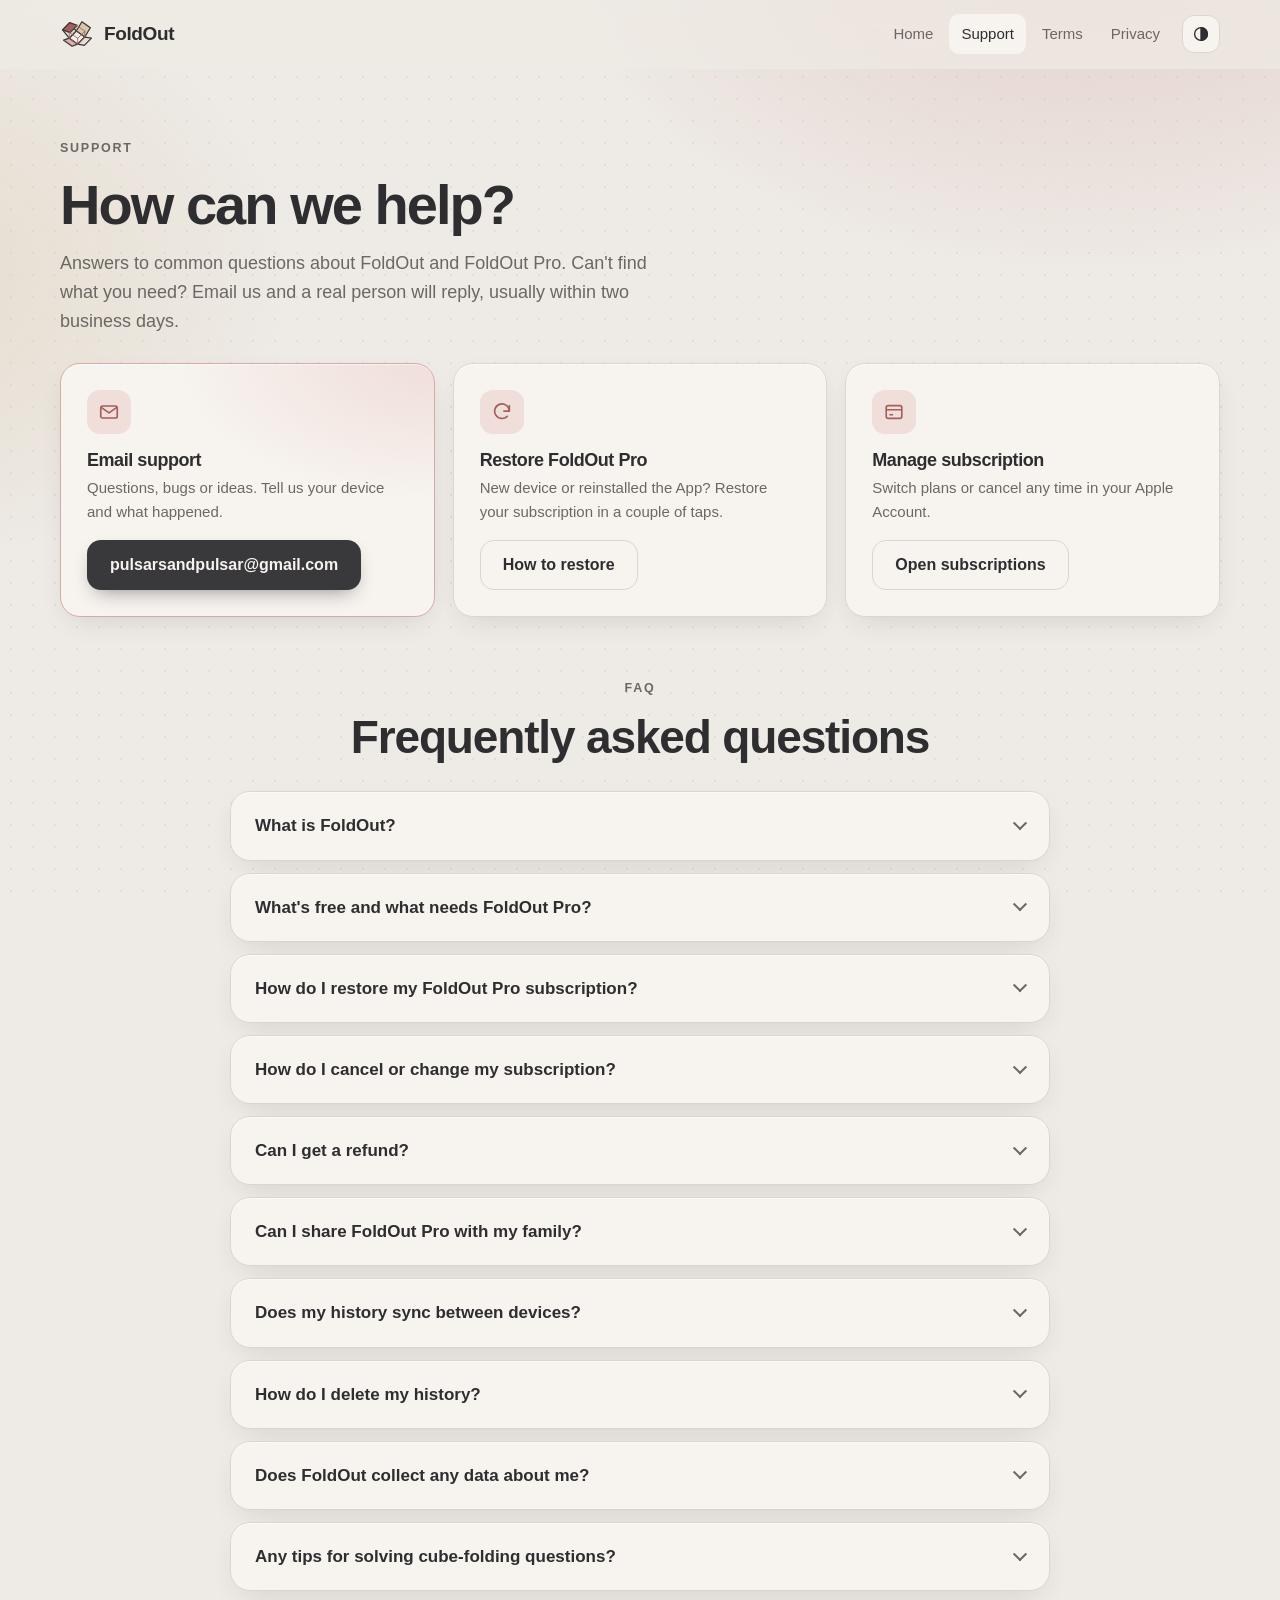
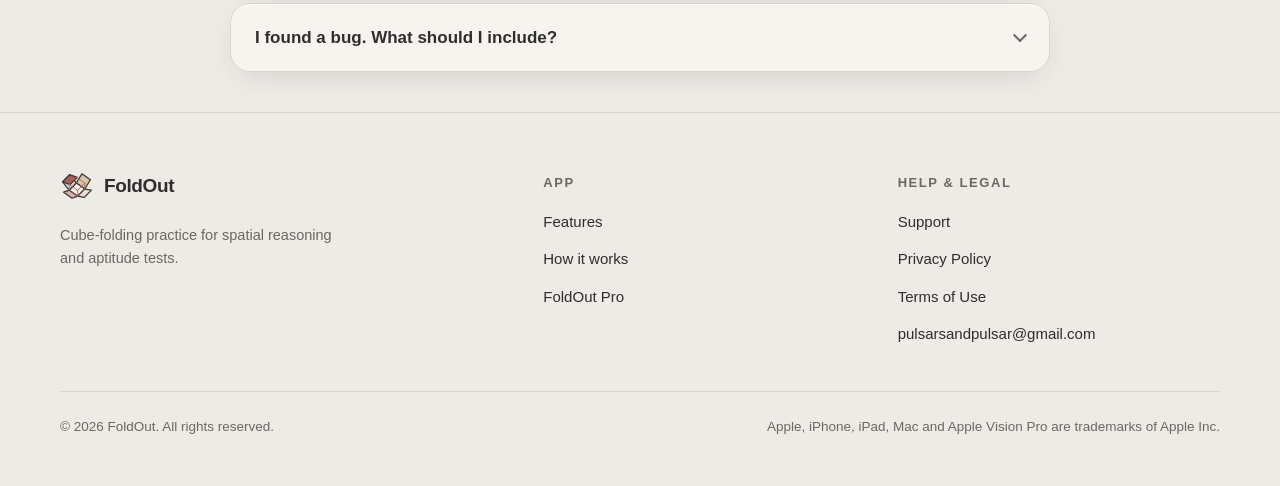
<file: support.html>
<!DOCTYPE html>
<html lang="en">
<head>
  <meta charset="utf-8">
  <meta name="viewport" content="width=device-width, initial-scale=1, viewport-fit=cover">
  <title>Support · FoldOut</title>
  <meta name="description" content="Help with FoldOut: Cube Folding Puzzle. Restore purchases, manage your subscription, and contact support.">
  <meta name="theme-color" content="#EEEAE5" media="(prefers-color-scheme: light)">
  <meta name="theme-color" content="#1C1B1D" media="(prefers-color-scheme: dark)">
  <link rel="canonical" href="https://pulsarsandpulsar-stack.github.io/FoldOut-Cube-Folding-Puzzle/support.html">
  <meta property="og:type" content="website">
  <meta property="og:site_name" content="FoldOut">
  <meta property="og:title" content="Support · FoldOut">
  <meta property="og:description" content="Help with FoldOut: Cube Folding Puzzle. Restore purchases, manage your subscription, and contact support.">
  <meta property="og:url" content="https://pulsarsandpulsar-stack.github.io/FoldOut-Cube-Folding-Puzzle/support.html">
  <meta property="og:image" content="https://pulsarsandpulsar-stack.github.io/FoldOut-Cube-Folding-Puzzle/assets/og-image.png">
  <meta property="og:image:width" content="1200">
  <meta property="og:image:height" content="630">
  <meta name="twitter:card" content="summary_large_image">
  <link rel="icon" href="assets/favicon.svg" type="image/svg+xml">
  <link rel="apple-touch-icon" href="assets/apple-touch-icon.png">
  <script>
    (function () {
      document.documentElement.classList.add("js");
      try {
        var t = localStorage.getItem("foldout-theme");
        if (t === "light" || t === "dark") document.documentElement.setAttribute("data-theme", t);
      } catch (e) {}
    })();
  </script>
  <link rel="stylesheet" href="assets/style.css">
  <script src="assets/site.js" defer></script>
</head>
<body>
  <a class="skip-link" href="#main">Skip to content</a>

  <svg width="0" height="0" style="position:absolute" aria-hidden="true">
    <symbol id="brand" viewBox="-18 -18 1060 1060">
      <polygon points="490.8,418.7 754.3,606.3 928.6,317.9 665.1,130.4" fill="#D8C7A9" stroke="#39383B" stroke-width="40" stroke-linejoin="round"/>
  <polygon points="490.8,418.7 269.7,642.2 62.0,382.2 283.1,158.7" fill="#E4DCD1" stroke="#39383B" stroke-width="40" stroke-linejoin="round"/>
  <polygon points="490.8,418.7 754.3,606.3 533.2,829.7 269.7,642.2" fill="#F3EEE7" stroke="#39383B" stroke-width="40" stroke-linejoin="round"/>
  <polygon points="283.1,158.7 62.0,382.2 296.8,466.5 517.9,243.0" fill="#A35F59" stroke="#39383B" stroke-width="40" stroke-linejoin="round"/>
  <polygon points="754.3,606.3 533.2,829.7 740.9,865.3 962.0,641.8" fill="#E9DFD2" stroke="#39383B" stroke-width="40" stroke-linejoin="round"/>
  <polygon points="269.7,642.2 533.2,829.7 358.9,893.6 95.4,706.1" fill="#D9AFA9" stroke="#39383B" stroke-width="40" stroke-linejoin="round"/>
  <line x1="490.8" y1="418.7" x2="490.8" y2="236.4" stroke="#A35F59" stroke-linecap="round" stroke-width="19.5" stroke-dasharray="9.1 46.8" opacity="0.85"/>
  <line x1="490.8" y1="418.7" x2="269.7" y2="642.2" stroke="#A35F59" stroke-linecap="round" stroke-width="19.5" stroke-dasharray="9.1 46.8" opacity="0.85"/>
  <line x1="490.8" y1="418.7" x2="754.3" y2="606.3" stroke="#A35F59" stroke-linecap="round" stroke-width="19.5" stroke-dasharray="9.1 46.8" opacity="0.85"/>
  <line x1="490.8" y1="236.4" x2="269.7" y2="459.9" stroke="#A35F59" stroke-linecap="round" stroke-width="26.0"/>
  <line x1="490.8" y1="236.4" x2="754.3" y2="424.0" stroke="#A35F59" stroke-linecap="round" stroke-width="26.0"/>
  <line x1="269.7" y1="642.2" x2="269.7" y2="459.9" stroke="#A35F59" stroke-linecap="round" stroke-width="26.0"/>
  <line x1="269.7" y1="642.2" x2="533.2" y2="829.7" stroke="#A35F59" stroke-linecap="round" stroke-width="26.0"/>
  <line x1="269.7" y1="459.9" x2="533.2" y2="647.4" stroke="#A35F59" stroke-linecap="round" stroke-width="26.0"/>
  <line x1="754.3" y1="606.3" x2="754.3" y2="424.0" stroke="#A35F59" stroke-linecap="round" stroke-width="26.0"/>
  <line x1="754.3" y1="606.3" x2="533.2" y2="829.7" stroke="#A35F59" stroke-linecap="round" stroke-width="26.0"/>
  <line x1="754.3" y1="424.0" x2="533.2" y2="647.4" stroke="#A35F59" stroke-linecap="round" stroke-width="26.0"/>
  <line x1="533.2" y1="829.7" x2="533.2" y2="647.4" stroke="#A35F59" stroke-linecap="round" stroke-width="26.0"/>
    </symbol>
  </svg>

  <header class="nav">
    <div class="container nav-inner">
      <a class="brand" href="index.html" aria-label="FoldOut home">
        <svg><use href="#brand"/></svg>
        FoldOut
      </a>
      <nav class="nav-links" aria-label="Main">
        <a class="hide-sm" href="index.html">Home</a>
        <a href="support.html" aria-current="page">Support</a>
        <a class="hide-sm" href="terms.html">Terms</a>
        <a class="hide-sm" href="privacy.html">Privacy</a>
        <button class="theme-toggle" type="button" data-theme-toggle data-mode="auto" aria-label="Change theme">
          <svg class="icon icon-auto" viewBox="0 0 24 24" fill="none" stroke="currentColor" stroke-width="1.8"><circle cx="12" cy="12" r="8.5"/><path d="M12 3.5a8.5 8.5 0 0 1 0 17z" fill="currentColor"/></svg>
          <svg class="icon icon-light" viewBox="0 0 24 24" fill="none" stroke="currentColor" stroke-width="1.8" stroke-linecap="round"><circle cx="12" cy="12" r="4"/><path d="M12 2.5v2M12 19.5v2M4.6 4.6l1.4 1.4M18 18l1.4 1.4M2.5 12h2M19.5 12h2M4.6 19.4L6 18M18 6l1.4-1.4"/></svg>
          <svg class="icon icon-dark" viewBox="0 0 24 24" fill="none" stroke="currentColor" stroke-width="1.8" stroke-linejoin="round"><path d="M20 14.5A8 8 0 0 1 9.5 4a8 8 0 1 0 10.5 10.5z"/></svg>
        </button>
      </nav>
    </div>
  </header>

  <main id="main">
    <section class="doc-hero">
      <div class="container reveal">
        <span class="eyebrow">Support</span>
        <h1>How can we help?</h1>
        <p>Answers to common questions about FoldOut and FoldOut Pro. Can't find what you need? Email us and a real person will reply, usually within two business days.</p>
      </div>
    </section>

    <div class="container">
      <div class="support-grid">
        <article class="card support-card contact reveal">
          <div class="icon"><svg viewBox="0 0 24 24" fill="none" stroke="currentColor" stroke-width="1.8" stroke-linejoin="round"><rect x="3" y="5.5" width="18" height="13" rx="2"/><path d="M3.5 7l8.5 6 8.5-6"/></svg></div>
          <h3>Email support</h3>
          <p>Questions, bugs or ideas. Tell us your device and what happened.</p>
          <a class="btn btn-primary" href="mailto:pulsarsandpulsar@gmail.com?subject=FoldOut%20support">pulsarsandpulsar@gmail.com</a>
        </article>
        <article class="card support-card reveal reveal-delay-1">
          <div class="icon"><svg viewBox="0 0 24 24" fill="none" stroke="currentColor" stroke-width="1.8" stroke-linecap="round" stroke-linejoin="round"><path d="M20 11a8 8 0 1 0-2.3 5.7"/><path d="M20 5v6h-6"/></svg></div>
          <h3>Restore FoldOut Pro</h3>
          <p>New device or reinstalled the App? Restore your subscription in a couple of taps.</p>
          <a class="btn btn-secondary" href="#restore">How to restore</a>
        </article>
        <article class="card support-card reveal reveal-delay-2">
          <div class="icon"><svg viewBox="0 0 24 24" fill="none" stroke="currentColor" stroke-width="1.8" stroke-linejoin="round"><rect x="3.5" y="5" width="17" height="14" rx="2"/><path d="M3.5 9.5h17M7 15h4"/></svg></div>
          <h3>Manage subscription</h3>
          <p>Switch plans or cancel any time in your Apple Account.</p>
          <a class="btn btn-secondary" href="https://apps.apple.com/account/subscriptions" rel="noopener">Open subscriptions</a>
        </article>
      </div>

      <div class="section-head center reveal" style="margin-bottom: 28px">
        <span class="eyebrow">FAQ</span>
        <h2>Frequently asked questions</h2>
      </div>

      <div class="faq">
        <details class="card reveal" id="what">
          <summary>What is FoldOut?</summary>
          <div class="answer">
            <p>FoldOut trains the cube-folding questions found in spatial reasoning, aptitude and psychometric tests. Each question shows a flat net of six faces and four cubes, and you pick the cube the net folds into. Afterwards you can watch a 3D animation of the net folding up.</p>
          </div>
        </details>

        <details class="card reveal" id="free">
          <summary>What's free and what needs FoldOut Pro?</summary>
          <div class="answer">
            <p><strong>Free:</strong> all 11 cube nets, the Colours, Dice and Numbers face styles, 12 and 24-question sessions, hints, fold-up animations and end-of-session reports.</p>
            <p><strong>FoldOut Pro:</strong> all 8 face styles (adding Shapes, Letters, Arrows &amp; symbols, Patterns and Mixed), 36 and 48-question sessions, saved history with progress trends, and all-time accuracy for every net and face style.</p>
          </div>
        </details>

        <details class="card reveal" id="restore">
          <summary>How do I restore my FoldOut Pro subscription?</summary>
          <div class="answer">
            <ol>
              <li>Make sure you're signed in with the same Apple Account you used to subscribe.</li>
              <li>Open FoldOut and tap any Pro feature, or the upgrade button, to open the FoldOut Pro screen.</li>
              <li>Tap <strong>Restore Subscription</strong>.</li>
            </ol>
            <p>You can also choose <strong>Restore Purchases</strong> from the App's menu.</p>
            <p>Your subscription works on all your iPhone, iPad, Mac and Apple Vision Pro devices signed in with that Apple Account.</p>
          </div>
        </details>

        <details class="card reveal" id="cancel">
          <summary>How do I cancel or change my subscription?</summary>
          <div class="answer">
            <p>Subscriptions are managed by Apple. You can switch between monthly and yearly, or cancel, at any time:</p>
            <ul>
              <li><strong>iPhone or iPad:</strong> Settings › [your name] › Subscriptions › FoldOut Pro.</li>
              <li><strong>Mac:</strong> App Store › [your name] › Account Settings › Subscriptions.</li>
              <li><strong>In FoldOut:</strong> use Manage Subscription.</li>
            </ul>
            <p>Cancel at least 24 hours before your renewal date to avoid being charged for the next period. You keep Pro until the end of the period you've paid for.</p>
          </div>
        </details>

        <details class="card reveal" id="refund">
          <summary>Can I get a refund?</summary>
          <div class="answer">
            <p>Apple handles all App Store payments, so refunds are requested from Apple rather than from us. Visit <a href="https://reportaproblem.apple.com" rel="noopener">reportaproblem.apple.com</a>, sign in, and choose the FoldOut Pro purchase. Apple usually replies within a few days.</p>
          </div>
        </details>

        <details class="card reveal" id="family">
          <summary>Can I share FoldOut Pro with my family?</summary>
          <div class="answer">
            <p>Not at the moment. FoldOut Pro is tied to the Apple Account that bought it, and it isn't available through Family Sharing.</p>
          </div>
        </details>

        <details class="card reveal" id="sync">
          <summary>Does my history sync between devices?</summary>
          <div class="answer">
            <p>No. To keep things private, your session history is stored only on the device where you played. Your FoldOut Pro subscription does carry across your devices, but each device keeps its own history.</p>
          </div>
        </details>

        <details class="card reveal" id="delete">
          <summary>How do I delete my history?</summary>
          <div class="answer">
            <p>With FoldOut Pro, open History, tap the ••• button next to a session (or touch and hold it) and choose <strong>Delete Session</strong>. To remove all FoldOut data at once, with or without Pro, delete the App from your device.</p>
          </div>
        </details>

        <details class="card reveal" id="privacy">
          <summary>Does FoldOut collect any data about me?</summary>
          <div class="answer">
            <p>No. There's no account, no analytics, no ads and no tracking. Everything stays on your device. Read the full <a href="privacy.html">Privacy Policy</a>.</p>
          </div>
        </details>

        <details class="card reveal" id="tips">
          <summary>Any tips for solving cube-folding questions?</summary>
          <div class="answer">
            <ul>
              <li><strong>Find the opposites first.</strong> Two faces with exactly one face between them in a straight line can never be seen together on a cube.</li>
              <li><strong>Follow one corner.</strong> Pick a face on the cube and check what should sit to its left and right after folding.</li>
              <li><strong>Watch orientation.</strong> Arrows and letters must point the right way. Many wrong answers are just a quarter-turn off.</li>
              <li><strong>Use hints, then the fold.</strong> Hints colour the edges that join. The fold animation shows why an answer works.</li>
            </ul>
          </div>
        </details>

        <details class="card reveal" id="bug">
          <summary>I found a bug. What should I include?</summary>
          <div class="answer">
            <p>Thank you! Please email <a href="mailto:pulsarsandpulsar@gmail.com?subject=FoldOut%20bug%20report">pulsarsandpulsar@gmail.com</a> with your device model, its OS version, the FoldOut version (shown on the App Store page), what you did, and what happened. A screenshot or screen recording helps a lot.</p>
          </div>
        </details>
      </div>
    </div>
  </main>

  <footer class="footer">
    <div class="container">
      <div class="footer-grid">
        <div>
          <a class="brand" href="index.html"><svg><use href="#brand"/></svg>FoldOut</a>
          <p>Cube-folding practice for spatial reasoning and aptitude tests.</p>
        </div>
        <div>
          <h4>App</h4>
          <ul>
            <li><a href="index.html#features">Features</a></li>
            <li><a href="index.html#how">How it works</a></li>
            <li><a href="index.html#pro">FoldOut Pro</a></li>
          </ul>
        </div>
        <div>
          <h4>Help &amp; legal</h4>
          <ul>
            <li><a href="support.html">Support</a></li>
            <li><a href="privacy.html">Privacy Policy</a></li>
            <li><a href="terms.html">Terms of Use</a></li>
            <li><a href="mailto:pulsarsandpulsar@gmail.com">pulsarsandpulsar@gmail.com</a></li>
          </ul>
        </div>
      </div>
      <div class="footer-bottom">
        <span>© <span data-year>2026</span> FoldOut. All rights reserved.</span>
        <span>Apple, iPhone, iPad, Mac and Apple Vision Pro are trademarks of Apple Inc.</span>
      </div>
    </div>
  </footer>
</body>
</html>
</file>
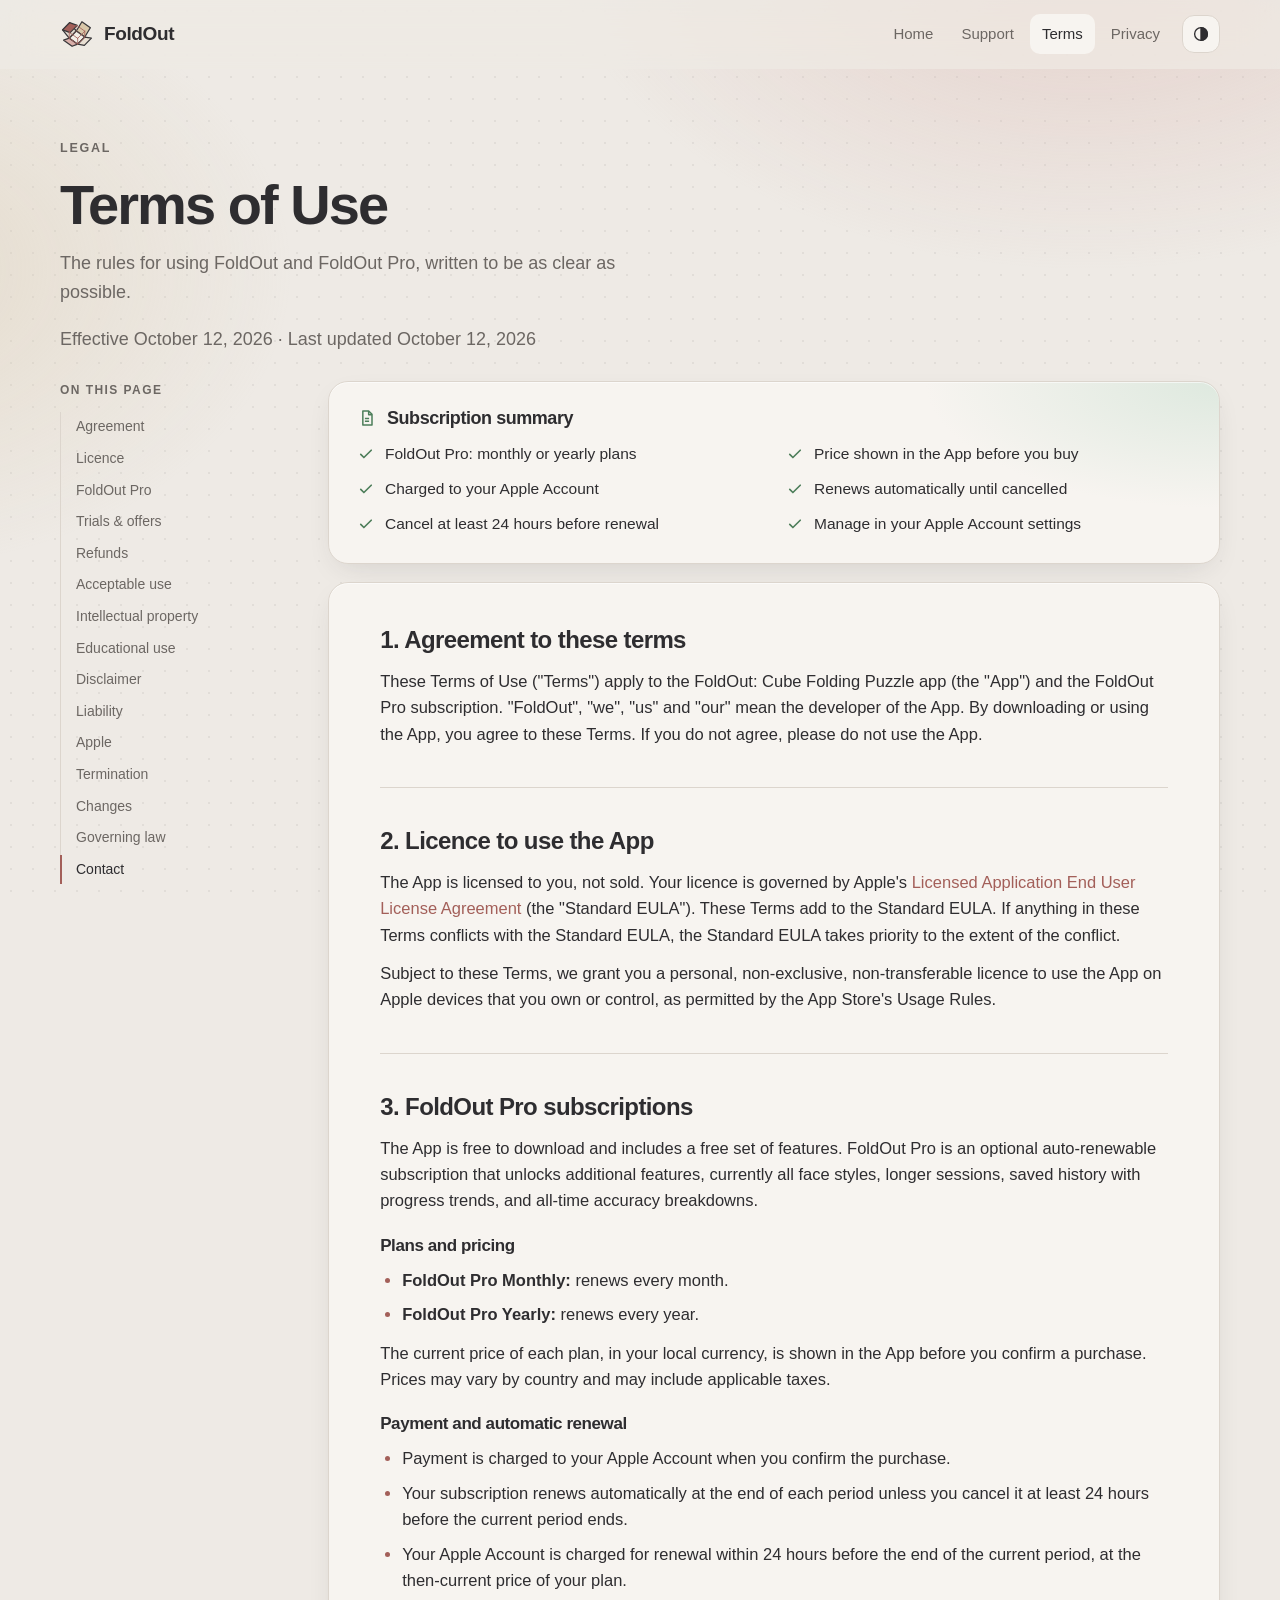
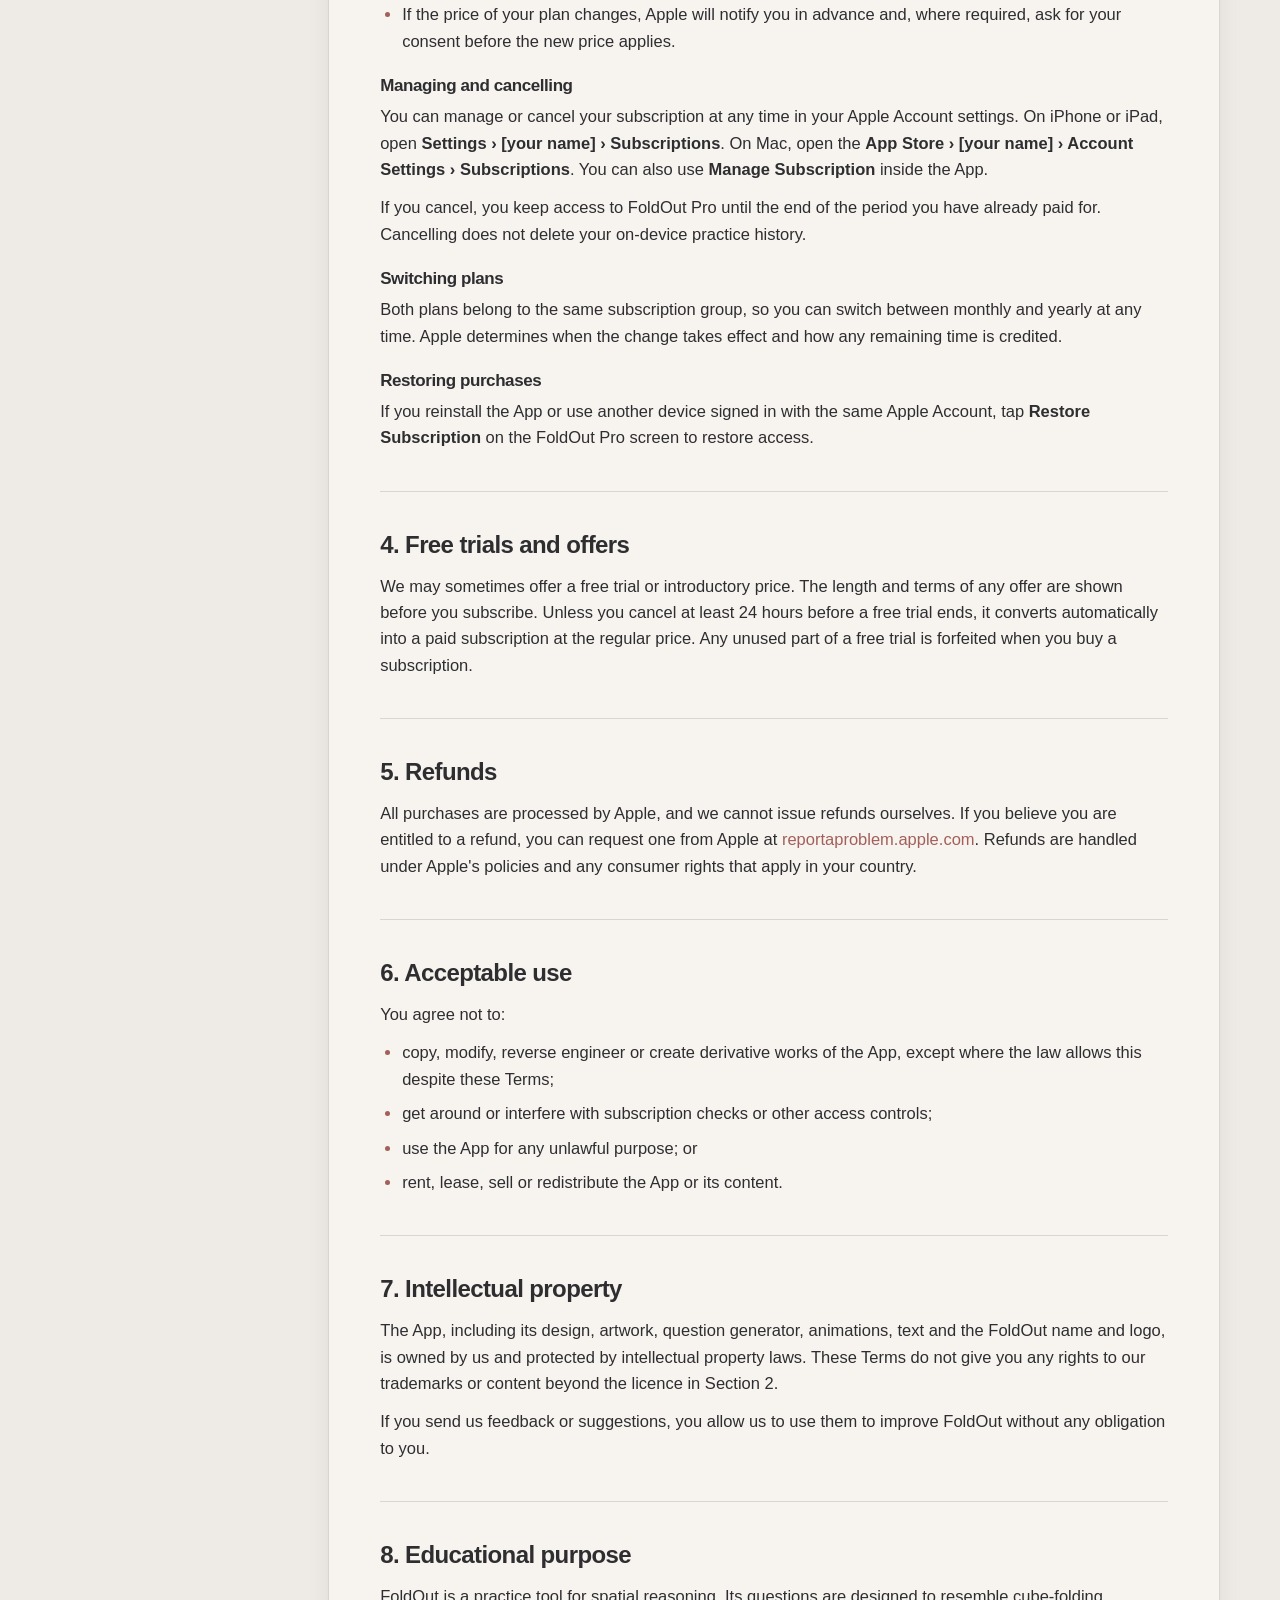
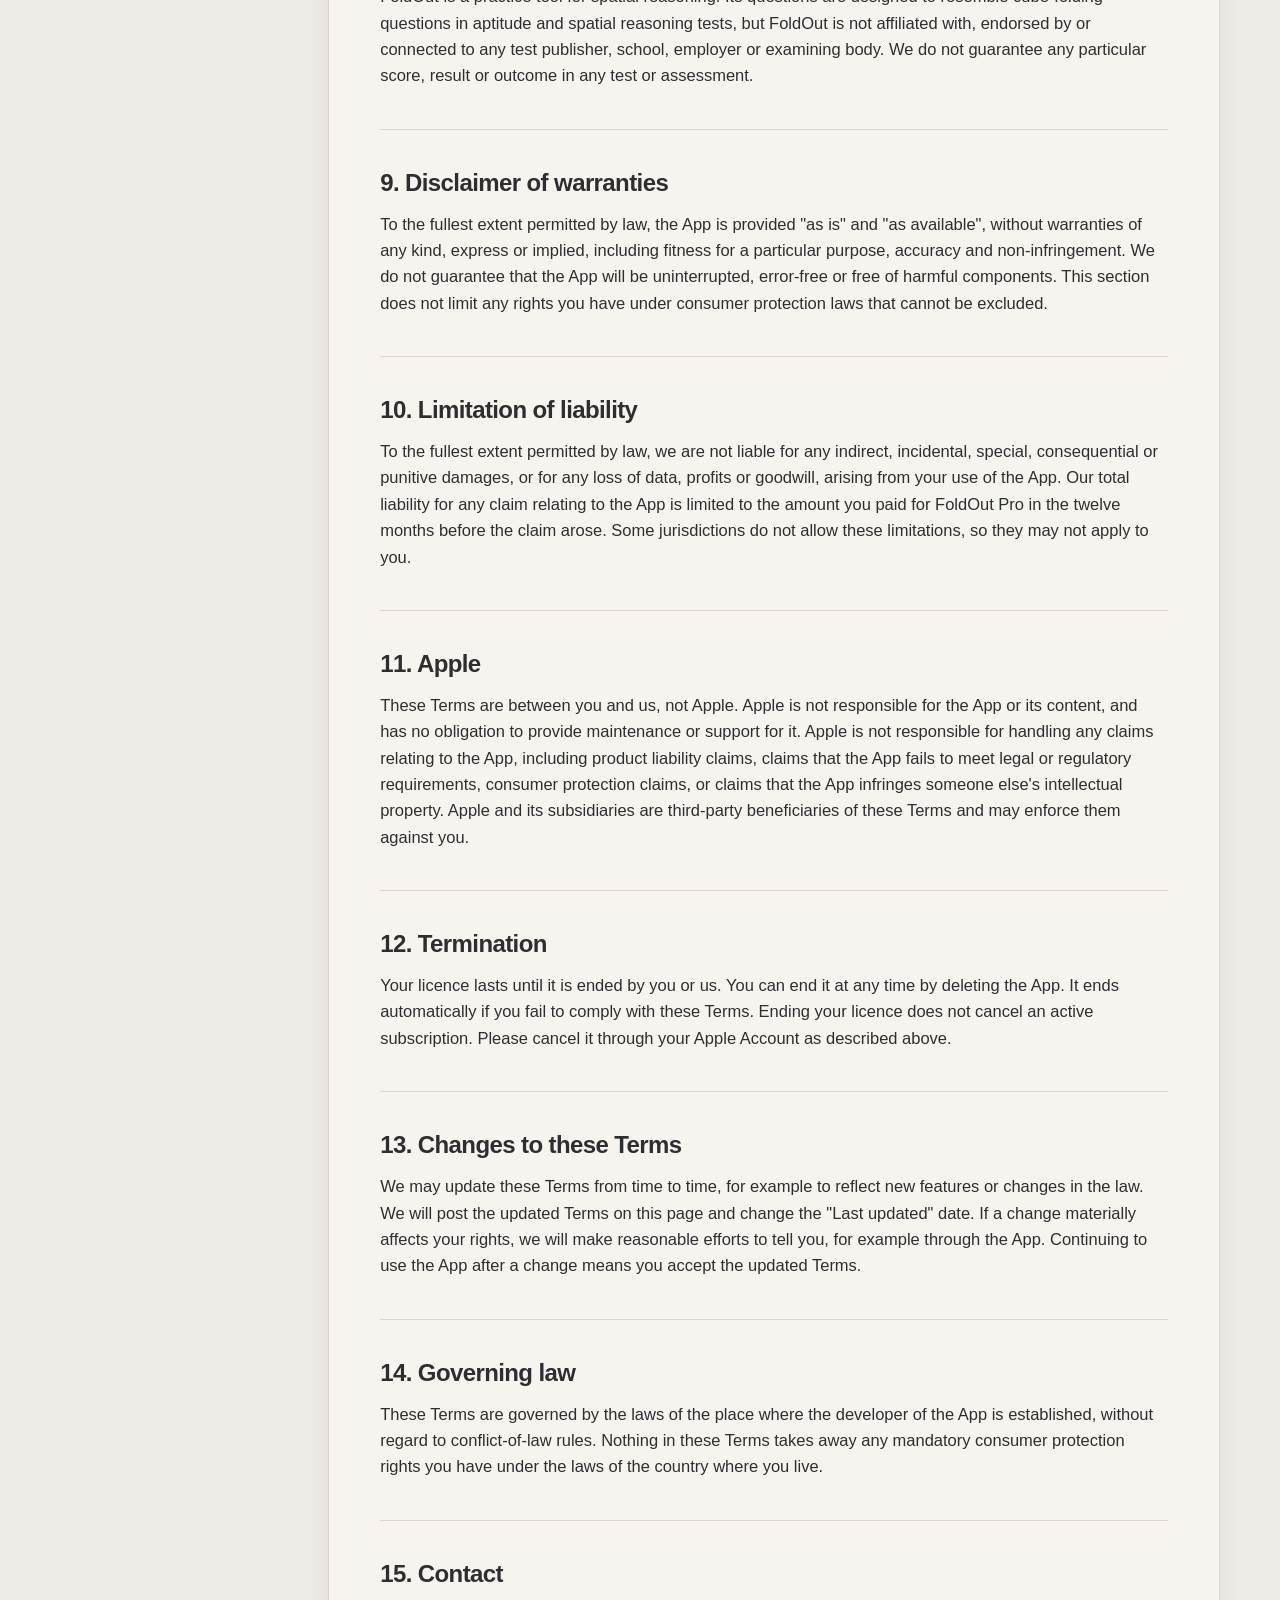
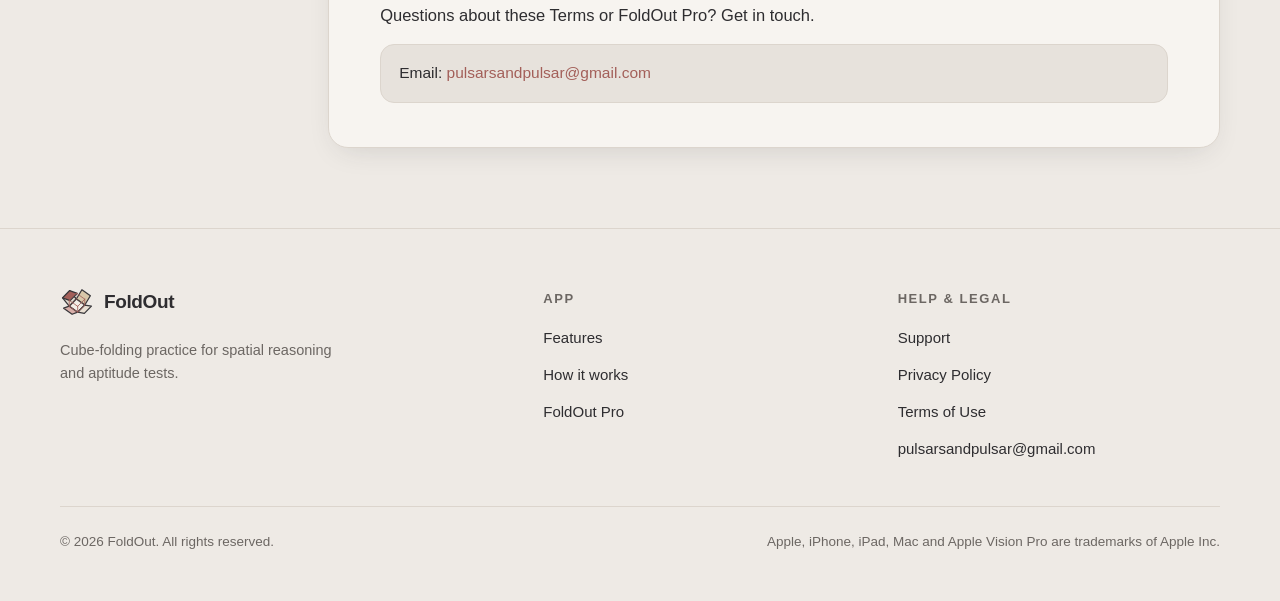
<file: terms.html>
<!DOCTYPE html>
<html lang="en">
<head>
  <meta charset="utf-8">
  <meta name="viewport" content="width=device-width, initial-scale=1, viewport-fit=cover">
  <title>Terms of Use · FoldOut</title>
  <meta name="description" content="Terms of Use for FoldOut: Cube Folding Puzzle, including FoldOut Pro auto-renewable subscription terms.">
  <meta name="theme-color" content="#EEEAE5" media="(prefers-color-scheme: light)">
  <meta name="theme-color" content="#1C1B1D" media="(prefers-color-scheme: dark)">
  <link rel="canonical" href="https://pulsarsandpulsar-stack.github.io/FoldOut-Cube-Folding-Puzzle/terms.html">
  <meta property="og:type" content="website">
  <meta property="og:site_name" content="FoldOut">
  <meta property="og:title" content="Terms of Use · FoldOut">
  <meta property="og:description" content="Terms of Use for FoldOut: Cube Folding Puzzle, including FoldOut Pro auto-renewable subscription terms.">
  <meta property="og:url" content="https://pulsarsandpulsar-stack.github.io/FoldOut-Cube-Folding-Puzzle/terms.html">
  <meta property="og:image" content="https://pulsarsandpulsar-stack.github.io/FoldOut-Cube-Folding-Puzzle/assets/og-image.png">
  <meta property="og:image:width" content="1200">
  <meta property="og:image:height" content="630">
  <meta name="twitter:card" content="summary_large_image">
  <link rel="icon" href="assets/favicon.svg" type="image/svg+xml">
  <link rel="apple-touch-icon" href="assets/apple-touch-icon.png">
  <script>
    (function () {
      document.documentElement.classList.add("js");
      try {
        var t = localStorage.getItem("foldout-theme");
        if (t === "light" || t === "dark") document.documentElement.setAttribute("data-theme", t);
      } catch (e) {}
    })();
  </script>
  <link rel="stylesheet" href="assets/style.css">
  <script src="assets/site.js" defer></script>
</head>
<body>
  <a class="skip-link" href="#main">Skip to content</a>

  <svg width="0" height="0" style="position:absolute" aria-hidden="true">
    <symbol id="brand" viewBox="-18 -18 1060 1060">
      <polygon points="490.8,418.7 754.3,606.3 928.6,317.9 665.1,130.4" fill="#D8C7A9" stroke="#39383B" stroke-width="40" stroke-linejoin="round"/>
  <polygon points="490.8,418.7 269.7,642.2 62.0,382.2 283.1,158.7" fill="#E4DCD1" stroke="#39383B" stroke-width="40" stroke-linejoin="round"/>
  <polygon points="490.8,418.7 754.3,606.3 533.2,829.7 269.7,642.2" fill="#F3EEE7" stroke="#39383B" stroke-width="40" stroke-linejoin="round"/>
  <polygon points="283.1,158.7 62.0,382.2 296.8,466.5 517.9,243.0" fill="#A35F59" stroke="#39383B" stroke-width="40" stroke-linejoin="round"/>
  <polygon points="754.3,606.3 533.2,829.7 740.9,865.3 962.0,641.8" fill="#E9DFD2" stroke="#39383B" stroke-width="40" stroke-linejoin="round"/>
  <polygon points="269.7,642.2 533.2,829.7 358.9,893.6 95.4,706.1" fill="#D9AFA9" stroke="#39383B" stroke-width="40" stroke-linejoin="round"/>
  <line x1="490.8" y1="418.7" x2="490.8" y2="236.4" stroke="#A35F59" stroke-linecap="round" stroke-width="19.5" stroke-dasharray="9.1 46.8" opacity="0.85"/>
  <line x1="490.8" y1="418.7" x2="269.7" y2="642.2" stroke="#A35F59" stroke-linecap="round" stroke-width="19.5" stroke-dasharray="9.1 46.8" opacity="0.85"/>
  <line x1="490.8" y1="418.7" x2="754.3" y2="606.3" stroke="#A35F59" stroke-linecap="round" stroke-width="19.5" stroke-dasharray="9.1 46.8" opacity="0.85"/>
  <line x1="490.8" y1="236.4" x2="269.7" y2="459.9" stroke="#A35F59" stroke-linecap="round" stroke-width="26.0"/>
  <line x1="490.8" y1="236.4" x2="754.3" y2="424.0" stroke="#A35F59" stroke-linecap="round" stroke-width="26.0"/>
  <line x1="269.7" y1="642.2" x2="269.7" y2="459.9" stroke="#A35F59" stroke-linecap="round" stroke-width="26.0"/>
  <line x1="269.7" y1="642.2" x2="533.2" y2="829.7" stroke="#A35F59" stroke-linecap="round" stroke-width="26.0"/>
  <line x1="269.7" y1="459.9" x2="533.2" y2="647.4" stroke="#A35F59" stroke-linecap="round" stroke-width="26.0"/>
  <line x1="754.3" y1="606.3" x2="754.3" y2="424.0" stroke="#A35F59" stroke-linecap="round" stroke-width="26.0"/>
  <line x1="754.3" y1="606.3" x2="533.2" y2="829.7" stroke="#A35F59" stroke-linecap="round" stroke-width="26.0"/>
  <line x1="754.3" y1="424.0" x2="533.2" y2="647.4" stroke="#A35F59" stroke-linecap="round" stroke-width="26.0"/>
  <line x1="533.2" y1="829.7" x2="533.2" y2="647.4" stroke="#A35F59" stroke-linecap="round" stroke-width="26.0"/>
    </symbol>
    <symbol id="check" viewBox="0 0 24 24"><path d="M5 12.5l4.2 4.2L19 7" fill="none" stroke="currentColor" stroke-width="2.2" stroke-linecap="round" stroke-linejoin="round"/></symbol>
  </svg>

  <header class="nav">
    <div class="container nav-inner">
      <a class="brand" href="index.html" aria-label="FoldOut home">
        <svg><use href="#brand"/></svg>
        FoldOut
      </a>
      <nav class="nav-links" aria-label="Main">
        <a class="hide-sm" href="index.html">Home</a>
        <a href="support.html">Support</a>
        <a class="hide-sm" href="terms.html" aria-current="page">Terms</a>
        <a class="hide-sm" href="privacy.html">Privacy</a>
        <button class="theme-toggle" type="button" data-theme-toggle data-mode="auto" aria-label="Change theme">
          <svg class="icon icon-auto" viewBox="0 0 24 24" fill="none" stroke="currentColor" stroke-width="1.8"><circle cx="12" cy="12" r="8.5"/><path d="M12 3.5a8.5 8.5 0 0 1 0 17z" fill="currentColor"/></svg>
          <svg class="icon icon-light" viewBox="0 0 24 24" fill="none" stroke="currentColor" stroke-width="1.8" stroke-linecap="round"><circle cx="12" cy="12" r="4"/><path d="M12 2.5v2M12 19.5v2M4.6 4.6l1.4 1.4M18 18l1.4 1.4M2.5 12h2M19.5 12h2M4.6 19.4L6 18M18 6l1.4-1.4"/></svg>
          <svg class="icon icon-dark" viewBox="0 0 24 24" fill="none" stroke="currentColor" stroke-width="1.8" stroke-linejoin="round"><path d="M20 14.5A8 8 0 0 1 9.5 4a8 8 0 1 0 10.5 10.5z"/></svg>
        </button>
      </nav>
    </div>
  </header>

  <main id="main">
    <section class="doc-hero">
      <div class="container reveal">
        <span class="eyebrow">Legal</span>
        <h1>Terms of Use</h1>
        <p>The rules for using FoldOut and FoldOut Pro, written to be as clear as possible.</p>
        <p class="updated">Effective October 12, 2026 · Last updated October 12, 2026</p>
      </div>
    </section>

    <div class="container doc-layout">
      <aside class="toc" aria-label="On this page">
        <strong>On this page</strong>
        <ol>
          <li><a href="#agreement">Agreement</a></li>
          <li><a href="#licence">Licence</a></li>
          <li><a href="#subscriptions">FoldOut Pro</a></li>
          <li><a href="#trials">Trials &amp; offers</a></li>
          <li><a href="#refunds">Refunds</a></li>
          <li><a href="#use">Acceptable use</a></li>
          <li><a href="#ip">Intellectual property</a></li>
          <li><a href="#educational">Educational use</a></li>
          <li><a href="#warranty">Disclaimer</a></li>
          <li><a href="#liability">Liability</a></li>
          <li><a href="#apple">Apple</a></li>
          <li><a href="#termination">Termination</a></li>
          <li><a href="#changes">Changes</a></li>
          <li><a href="#law">Governing law</a></li>
          <li><a href="#contact">Contact</a></li>
        </ol>
      </aside>

      <div>
        <div class="card summary reveal">
          <h2><svg viewBox="0 0 24 24" fill="none" stroke="currentColor" stroke-width="1.8" stroke-linejoin="round"><path d="M7 3.5h7l4 4V20a.5.5 0 0 1-.5.5h-10A.5.5 0 0 1 7 20z"/><path d="M14 3.5V8h4M9.5 12.5h5M9.5 16h5"/></svg>Subscription summary</h2>
          <ul>
            <li><svg><use href="#check"/></svg>FoldOut Pro: monthly or yearly plans</li>
            <li><svg><use href="#check"/></svg>Price shown in the App before you buy</li>
            <li><svg><use href="#check"/></svg>Charged to your Apple Account</li>
            <li><svg><use href="#check"/></svg>Renews automatically until cancelled</li>
            <li><svg><use href="#check"/></svg>Cancel at least 24 hours before renewal</li>
            <li><svg><use href="#check"/></svg>Manage in your Apple Account settings</li>
          </ul>
        </div>

        <article class="card doc reveal">
          <section id="agreement">
            <h2>1. Agreement to these terms</h2>
            <p>These Terms of Use ("Terms") apply to the FoldOut: Cube Folding Puzzle app (the "App") and the FoldOut Pro subscription. "FoldOut", "we", "us" and "our" mean the developer of the App. By downloading or using the App, you agree to these Terms. If you do not agree, please do not use the App.</p>
          </section>

          <section id="licence">
            <h2>2. Licence to use the App</h2>
            <p>The App is licensed to you, not sold. Your licence is governed by Apple's <a href="https://www.apple.com/legal/internet-services/itunes/dev/stdeula/" rel="noopener">Licensed Application End User License Agreement</a> (the "Standard EULA"). These Terms add to the Standard EULA. If anything in these Terms conflicts with the Standard EULA, the Standard EULA takes priority to the extent of the conflict.</p>
            <p>Subject to these Terms, we grant you a personal, non-exclusive, non-transferable licence to use the App on Apple devices that you own or control, as permitted by the App Store's Usage Rules.</p>
          </section>

          <section id="subscriptions">
            <h2>3. FoldOut Pro subscriptions</h2>
            <p>The App is free to download and includes a free set of features. FoldOut Pro is an optional auto-renewable subscription that unlocks additional features, currently all face styles, longer sessions, saved history with progress trends, and all-time accuracy breakdowns.</p>
            <h3>Plans and pricing</h3>
            <ul>
              <li><strong>FoldOut Pro Monthly:</strong> renews every month.</li>
              <li><strong>FoldOut Pro Yearly:</strong> renews every year.</li>
            </ul>
            <p style="margin-top: 12px">The current price of each plan, in your local currency, is shown in the App before you confirm a purchase. Prices may vary by country and may include applicable taxes.</p>
            <h3>Payment and automatic renewal</h3>
            <ul>
              <li>Payment is charged to your Apple Account when you confirm the purchase.</li>
              <li>Your subscription renews automatically at the end of each period unless you cancel it at least 24 hours before the current period ends.</li>
              <li>Your Apple Account is charged for renewal within 24 hours before the end of the current period, at the then-current price of your plan.</li>
              <li>If the price of your plan changes, Apple will notify you in advance and, where required, ask for your consent before the new price applies.</li>
            </ul>
            <h3>Managing and cancelling</h3>
            <p>You can manage or cancel your subscription at any time in your Apple Account settings. On iPhone or iPad, open <strong>Settings › [your name] › Subscriptions</strong>. On Mac, open the <strong>App Store › [your name] › Account Settings › Subscriptions</strong>. You can also use <strong>Manage Subscription</strong> inside the App.</p>
            <p>If you cancel, you keep access to FoldOut Pro until the end of the period you have already paid for. Cancelling does not delete your on-device practice history.</p>
            <h3>Switching plans</h3>
            <p>Both plans belong to the same subscription group, so you can switch between monthly and yearly at any time. Apple determines when the change takes effect and how any remaining time is credited.</p>
            <h3>Restoring purchases</h3>
            <p>If you reinstall the App or use another device signed in with the same Apple Account, tap <strong>Restore Subscription</strong> on the FoldOut Pro screen to restore access.</p>
          </section>

          <section id="trials">
            <h2>4. Free trials and offers</h2>
            <p>We may sometimes offer a free trial or introductory price. The length and terms of any offer are shown before you subscribe. Unless you cancel at least 24 hours before a free trial ends, it converts automatically into a paid subscription at the regular price. Any unused part of a free trial is forfeited when you buy a subscription.</p>
          </section>

          <section id="refunds">
            <h2>5. Refunds</h2>
            <p>All purchases are processed by Apple, and we cannot issue refunds ourselves. If you believe you are entitled to a refund, you can request one from Apple at <a href="https://reportaproblem.apple.com" rel="noopener">reportaproblem.apple.com</a>. Refunds are handled under Apple's policies and any consumer rights that apply in your country.</p>
          </section>

          <section id="use">
            <h2>6. Acceptable use</h2>
            <p>You agree not to:</p>
            <ul>
              <li>copy, modify, reverse engineer or create derivative works of the App, except where the law allows this despite these Terms;</li>
              <li>get around or interfere with subscription checks or other access controls;</li>
              <li>use the App for any unlawful purpose; or</li>
              <li>rent, lease, sell or redistribute the App or its content.</li>
            </ul>
          </section>

          <section id="ip">
            <h2>7. Intellectual property</h2>
            <p>The App, including its design, artwork, question generator, animations, text and the FoldOut name and logo, is owned by us and protected by intellectual property laws. These Terms do not give you any rights to our trademarks or content beyond the licence in Section 2.</p>
            <p>If you send us feedback or suggestions, you allow us to use them to improve FoldOut without any obligation to you.</p>
          </section>

          <section id="educational">
            <h2>8. Educational purpose</h2>
            <p>FoldOut is a practice tool for spatial reasoning. Its questions are designed to resemble cube-folding questions in aptitude and spatial reasoning tests, but FoldOut is not affiliated with, endorsed by or connected to any test publisher, school, employer or examining body. We do not guarantee any particular score, result or outcome in any test or assessment.</p>
          </section>

          <section id="warranty">
            <h2>9. Disclaimer of warranties</h2>
            <p>To the fullest extent permitted by law, the App is provided "as is" and "as available", without warranties of any kind, express or implied, including fitness for a particular purpose, accuracy and non-infringement. We do not guarantee that the App will be uninterrupted, error-free or free of harmful components. This section does not limit any rights you have under consumer protection laws that cannot be excluded.</p>
          </section>

          <section id="liability">
            <h2>10. Limitation of liability</h2>
            <p>To the fullest extent permitted by law, we are not liable for any indirect, incidental, special, consequential or punitive damages, or for any loss of data, profits or goodwill, arising from your use of the App. Our total liability for any claim relating to the App is limited to the amount you paid for FoldOut Pro in the twelve months before the claim arose. Some jurisdictions do not allow these limitations, so they may not apply to you.</p>
          </section>

          <section id="apple">
            <h2>11. Apple</h2>
            <p>These Terms are between you and us, not Apple. Apple is not responsible for the App or its content, and has no obligation to provide maintenance or support for it. Apple is not responsible for handling any claims relating to the App, including product liability claims, claims that the App fails to meet legal or regulatory requirements, consumer protection claims, or claims that the App infringes someone else's intellectual property. Apple and its subsidiaries are third-party beneficiaries of these Terms and may enforce them against you.</p>
          </section>

          <section id="termination">
            <h2>12. Termination</h2>
            <p>Your licence lasts until it is ended by you or us. You can end it at any time by deleting the App. It ends automatically if you fail to comply with these Terms. Ending your licence does not cancel an active subscription. Please cancel it through your Apple Account as described above.</p>
          </section>

          <section id="changes">
            <h2>13. Changes to these Terms</h2>
            <p>We may update these Terms from time to time, for example to reflect new features or changes in the law. We will post the updated Terms on this page and change the "Last updated" date. If a change materially affects your rights, we will make reasonable efforts to tell you, for example through the App. Continuing to use the App after a change means you accept the updated Terms.</p>
          </section>

          <section id="law">
            <h2>14. Governing law</h2>
            <p>These Terms are governed by the laws of the place where the developer of the App is established, without regard to conflict-of-law rules. Nothing in these Terms takes away any mandatory consumer protection rights you have under the laws of the country where you live.</p>
          </section>

          <section id="contact">
            <h2>15. Contact</h2>
            <p>Questions about these Terms or FoldOut Pro? Get in touch.</p>
            <div class="callout">Email: <a href="mailto:pulsarsandpulsar@gmail.com?subject=FoldOut%20terms%20question">pulsarsandpulsar@gmail.com</a></div>
          </section>
        </article>
      </div>
    </div>
  </main>

  <footer class="footer">
    <div class="container">
      <div class="footer-grid">
        <div>
          <a class="brand" href="index.html"><svg><use href="#brand"/></svg>FoldOut</a>
          <p>Cube-folding practice for spatial reasoning and aptitude tests.</p>
        </div>
        <div>
          <h4>App</h4>
          <ul>
            <li><a href="index.html#features">Features</a></li>
            <li><a href="index.html#how">How it works</a></li>
            <li><a href="index.html#pro">FoldOut Pro</a></li>
          </ul>
        </div>
        <div>
          <h4>Help &amp; legal</h4>
          <ul>
            <li><a href="support.html">Support</a></li>
            <li><a href="privacy.html">Privacy Policy</a></li>
            <li><a href="terms.html">Terms of Use</a></li>
            <li><a href="mailto:pulsarsandpulsar@gmail.com">pulsarsandpulsar@gmail.com</a></li>
          </ul>
        </div>
      </div>
      <div class="footer-bottom">
        <span>© <span data-year>2026</span> FoldOut. All rights reserved.</span>
        <span>Apple, iPhone, iPad, Mac and Apple Vision Pro are trademarks of Apple Inc.</span>
      </div>
    </div>
  </footer>
</body>
</html>
</file>
<file: assets/style.css>
/*
 * FoldOut website
 * Matte ceramic palette (bone, blush, sand, graphite) mirrored from the app's Palette.swift.
 * Theme: follows the system by default; html[data-theme="light" | "dark"] forces a mode.
 */

:root {
  --bg: #EEEAE5;
  --surface: #F7F4F0;
  --surface-2: #FBF9F6;
  --sunk: #E7E2DC;
  --line: #DCD5CD;
  --line-strong: #C5BCB2;
  --ink: #2E2D30;
  --muted: #6C6763;
  --primary: #39383B;
  --on-primary: #F7F4F0;
  --accent: #A35F59;
  --accent-soft: #F0DEDA;
  --accent-line: #D6ABA5;
  --ok: #4C7D59;
  --ok-soft: #DEE9DF;
  --glow: rgba(214, 171, 165, 0.45);
  --glow-2: rgba(216, 199, 169, 0.40);
  --dot: rgba(57, 56, 59, 0.07);
  --shadow: 0 1px 0 rgba(255, 255, 255, 0.6) inset, 0 10px 30px -12px rgba(46, 45, 48, 0.18);
  --shadow-lg: 0 30px 80px -30px rgba(46, 45, 48, 0.35);

  /* Test paper is always printed on white, in both themes, just like the app. */
  --paper: #FFFFFF;
  --paper-ink: #14304F;
  --paper-back: #E4DCD1;

  --radius: 20px;
  --font: -apple-system, BlinkMacSystemFont, "SF Pro Text", "SF Pro Display", "Helvetica Neue", "Segoe UI", Roboto, Arial, sans-serif;
  --mono: ui-monospace, "SF Mono", SFMono-Regular, Menlo, Consolas, monospace;

  color-scheme: light;
}

html[data-theme="dark"] {
  --bg: #1C1B1D;
  --surface: #242326;
  --surface-2: #2A292C;
  --sunk: #18171A;
  --line: #39373A;
  --line-strong: #5C585C;
  --ink: #EEE9E4;
  --muted: #ADA69F;
  --primary: #ECE6DF;
  --on-primary: #1F1E20;
  --accent: #DDA49C;
  --accent-soft: #3A2B2A;
  --accent-line: #7A5752;
  --ok: #8FBF99;
  --ok-soft: #22332A;
  --glow: rgba(122, 87, 82, 0.35);
  --glow-2: rgba(92, 88, 92, 0.30);
  --dot: rgba(238, 233, 228, 0.05);
  --shadow: 0 1px 0 rgba(255, 255, 255, 0.03) inset, 0 12px 30px -14px rgba(0, 0, 0, 0.6);
  --shadow-lg: 0 30px 80px -30px rgba(0, 0, 0, 0.75);
  color-scheme: dark;
}

@media (prefers-color-scheme: dark) {
  html:not([data-theme="light"]) {
    --bg: #1C1B1D;
    --surface: #242326;
    --surface-2: #2A292C;
    --sunk: #18171A;
    --line: #39373A;
    --line-strong: #5C585C;
    --ink: #EEE9E4;
    --muted: #ADA69F;
    --primary: #ECE6DF;
    --on-primary: #1F1E20;
    --accent: #DDA49C;
    --accent-soft: #3A2B2A;
    --accent-line: #7A5752;
    --ok: #8FBF99;
    --ok-soft: #22332A;
    --glow: rgba(122, 87, 82, 0.35);
    --glow-2: rgba(92, 88, 92, 0.30);
    --dot: rgba(238, 233, 228, 0.05);
    --shadow: 0 1px 0 rgba(255, 255, 255, 0.03) inset, 0 12px 30px -14px rgba(0, 0, 0, 0.6);
    --shadow-lg: 0 30px 80px -30px rgba(0, 0, 0, 0.75);
    color-scheme: dark;
  }
}

/* ---------- Base ---------- */

*,
*::before,
*::after {
  box-sizing: border-box;
}

html {
  -webkit-text-size-adjust: 100%;
  scroll-behavior: smooth;
}

body {
  margin: 0;
  font-family: var(--font);
  font-size: 17px;
  line-height: 1.6;
  color: var(--ink);
  background: var(--bg);
  -webkit-font-smoothing: antialiased;
  text-rendering: optimizeLegibility;
  transition: background-color 0.3s ease, color 0.3s ease;
  overflow-x: hidden;
}

/* Soft ceramic glow and a faint graph-paper dot grid behind everything. */
body::before {
  content: "";
  position: fixed;
  inset: 0;
  z-index: -1;
  pointer-events: none;
  background:
    radial-gradient(900px 600px at 85% -10%, var(--glow), transparent 60%),
    radial-gradient(700px 500px at -10% 30%, var(--glow-2), transparent 60%),
    radial-gradient(var(--dot) 1px, transparent 1.2px) 0 0 / 22px 22px;
}

img,
svg {
  display: block;
  max-width: 100%;
}

a {
  color: var(--accent);
  text-decoration: none;
  text-underline-offset: 3px;
}

a:hover {
  text-decoration: underline;
}

:focus-visible {
  outline: 2px solid var(--accent);
  outline-offset: 3px;
  border-radius: 6px;
}

::selection {
  background: var(--accent-soft);
  color: var(--ink);
}

h1,
h2,
h3 {
  line-height: 1.12;
  letter-spacing: -0.025em;
  margin: 0;
  font-weight: 650;
}

p {
  margin: 0;
}

.container {
  width: min(1160px, 100% - 48px);
  margin-inline: auto;
}

.eyebrow {
  display: inline-block;
  font-size: 12.5px;
  font-weight: 600;
  letter-spacing: 0.14em;
  text-transform: uppercase;
  color: var(--muted);
}

.muted {
  color: var(--muted);
}

.skip-link {
  position: absolute;
  left: -999px;
  top: 12px;
  z-index: 100;
  padding: 10px 16px;
  border-radius: 10px;
  background: var(--primary);
  color: var(--on-primary);
}

.skip-link:focus {
  left: 12px;
}

/* ---------- Navigation ---------- */

.nav {
  position: sticky;
  top: 0;
  z-index: 50;
  backdrop-filter: saturate(160%) blur(18px);
  -webkit-backdrop-filter: saturate(160%) blur(18px);
  background: color-mix(in srgb, var(--bg) 72%, transparent);
  border-bottom: 1px solid transparent;
  transition: border-color 0.3s ease, background-color 0.3s ease;
}

.nav.is-scrolled {
  border-bottom-color: var(--line);
}

.nav-inner {
  display: flex;
  align-items: center;
  justify-content: space-between;
  height: 68px;
  gap: 16px;
}

.brand {
  display: inline-flex;
  align-items: center;
  gap: 10px;
  color: var(--ink);
  font-weight: 650;
  font-size: 19px;
  letter-spacing: -0.02em;
}

.brand:hover {
  text-decoration: none;
}

.brand svg {
  width: 34px;
  height: 34px;
}

.nav-links {
  display: flex;
  align-items: center;
  gap: 4px;
}

.nav-links a {
  color: var(--muted);
  font-size: 15px;
  font-weight: 500;
  padding: 8px 12px;
  border-radius: 10px;
  transition: color 0.2s ease, background-color 0.2s ease;
}

.nav-links a:hover,
.nav-links a[aria-current="page"] {
  color: var(--ink);
  background: var(--surface);
  text-decoration: none;
}

.theme-toggle {
  display: inline-grid;
  place-items: center;
  width: 38px;
  height: 38px;
  margin-left: 6px;
  border-radius: 12px;
  border: 1px solid var(--line);
  background: var(--surface);
  color: var(--ink);
  cursor: pointer;
  transition: transform 0.15s ease, background-color 0.2s ease;
}

.theme-toggle:hover {
  background: var(--surface-2);
}

.theme-toggle:active {
  transform: scale(0.94);
}

.theme-toggle svg {
  width: 18px;
  height: 18px;
}

.theme-toggle .icon {
  display: none;
}

.theme-toggle[data-mode="auto"] .icon-auto,
.theme-toggle[data-mode="light"] .icon-light,
.theme-toggle[data-mode="dark"] .icon-dark {
  display: block;
}

@media (max-width: 720px) {
  .nav-links a.hide-sm {
    display: none;
  }
}

/* ---------- Buttons ---------- */

.btn {
  display: inline-flex;
  align-items: center;
  justify-content: center;
  gap: 10px;
  padding: 14px 22px;
  border-radius: 14px;
  font-size: 16px;
  font-weight: 600;
  line-height: 1.2;
  border: 1px solid transparent;
  cursor: pointer;
  transition: transform 0.15s ease, opacity 0.2s ease, background-color 0.2s ease, box-shadow 0.2s ease;
}

.btn:hover {
  text-decoration: none;
}

.btn:active {
  transform: scale(0.98);
}

.btn-primary {
  background: var(--primary);
  color: var(--on-primary);
  box-shadow: 0 8px 20px -8px rgba(0, 0, 0, 0.45);
}

.btn-primary:hover {
  opacity: 0.9;
}

.btn-secondary {
  background: var(--surface);
  color: var(--ink);
  border-color: var(--line);
}

.btn-secondary:hover {
  background: var(--surface-2);
}

.btn svg {
  width: 20px;
  height: 20px;
  flex: none;
}

.btn .btn-stack {
  display: flex;
  flex-direction: column;
  align-items: flex-start;
  gap: 2px;
}

.btn .btn-stack small {
  font-size: 11.5px;
  font-weight: 500;
  opacity: 0.75;
  letter-spacing: 0.02em;
}

/* ---------- Hero ---------- */

.hero {
  padding: 72px 0 56px;
}

.hero-grid {
  display: grid;
  grid-template-columns: 1.02fr 1fr;
  align-items: center;
  gap: 56px;
}

/* Let both hero columns shrink below their content width on small screens. */
.hero-grid > * {
  min-width: 0;
}

.hero h1 {
  font-size: clamp(42px, 6vw, 72px);
  font-weight: 680;
  letter-spacing: -0.035em;
  margin: 18px 0 20px;
}

.hero h1 em {
  font-style: normal;
  color: var(--accent);
}

.hero .lede {
  font-size: clamp(18px, 1.6vw, 20px);
  color: var(--muted);
  max-width: 34ch;
}

.hero-actions {
  display: flex;
  flex-wrap: wrap;
  gap: 12px;
  margin-top: 34px;
}

.hero-note {
  display: flex;
  align-items: center;
  gap: 8px;
  margin-top: 22px;
  font-size: 14px;
  color: var(--muted);
}

.hero-note svg {
  width: 16px;
  height: 16px;
  color: var(--ok);
}

.pill {
  display: inline-flex;
  align-items: center;
  gap: 8px;
  padding: 6px 12px 6px 8px;
  border-radius: 999px;
  border: 1px solid var(--line);
  background: var(--surface);
  font-size: 13.5px;
  font-weight: 500;
  color: var(--muted);
}

.pill .dot {
  width: 8px;
  height: 8px;
  border-radius: 50%;
  background: var(--accent);
  box-shadow: 0 0 0 4px var(--accent-soft);
}

/* The recessed well that holds the white test paper, as in the app. */
.well {
  position: relative;
  padding: 16px;
  border-radius: 32px;
  background: var(--sunk);
  border: 1px solid var(--line);
  box-shadow: var(--shadow-lg);
}

.paper {
  position: relative;
  border-radius: 20px;
  background: var(--paper);
  overflow: hidden;
  box-shadow: 0 1px 2px rgba(0, 0, 0, 0.06);
}

.paper::after {
  /* faint printed grid on the paper */
  content: "";
  position: absolute;
  inset: 0;
  pointer-events: none;
  background:
    linear-gradient(rgba(20, 48, 79, 0.045) 1px, transparent 1px) 0 0 / 28px 28px,
    linear-gradient(90deg, rgba(20, 48, 79, 0.045) 1px, transparent 1px) 0 0 / 28px 28px;
  mask-image: radial-gradient(ellipse at center, #000 30%, transparent 80%);
  -webkit-mask-image: radial-gradient(ellipse at center, #000 30%, transparent 80%);
}

.fold-stage {
  position: relative;
  width: 100%;
  aspect-ratio: 5 / 4;
  perspective: 1600px;
  perspective-origin: 50% 40%;
  z-index: 1;
}

.fold-scene {
  position: absolute;
  left: 50%;
  top: 50%;
  width: 0;
  height: 0;
  transform-style: preserve-3d;
  /* No opacity or will-change: opacity here, as either flattens the 3D children. */
  will-change: transform;
}

.fold-face {
  position: absolute;
  transform-style: preserve-3d;
}

.fold-side {
  position: absolute;
  inset: 0;
  -webkit-backface-visibility: hidden;
  backface-visibility: hidden;
}

.fold-side.front {
  background-color: var(--paper);
  background-size: 100% 100%;
  background-repeat: no-repeat;
}

.fold-side.back {
  transform: rotateY(180deg);
  background: var(--paper-back);
  box-shadow: inset 0 0 0 1.5px var(--paper-ink);
}

.stage-label {
  position: absolute;
  z-index: 2;
  top: 14px;
  left: 16px;
  font-family: var(--mono);
  font-size: 12px;
  color: #6C6763;
  letter-spacing: 0.02em;
}

.stage-style {
  position: absolute;
  z-index: 2;
  right: 14px;
  bottom: 14px;
  display: inline-flex;
  align-items: center;
  gap: 6px;
  padding: 5px 10px;
  border-radius: 999px;
  font-size: 12px;
  font-weight: 600;
  color: #6C6763;
  background: rgba(238, 234, 229, 0.85);
  border: 1px solid #DCD5CD;
}

.stage-progress {
  position: absolute;
  z-index: 2;
  left: 16px;
  right: 120px;
  bottom: 22px;
  height: 3px;
  border-radius: 3px;
  background: rgba(20, 48, 79, 0.08);
  overflow: hidden;
}

.stage-progress span {
  display: block;
  height: 100%;
  width: 0;
  border-radius: inherit;
  background: #A35F59;
}

/* Net picker: the 11 nets, right under the stage. */
.net-picker-head {
  display: flex;
  justify-content: space-between;
  align-items: baseline;
  gap: 12px;
  padding: 16px 6px 10px;
  font-size: 13.5px;
}

.net-picker {
  display: grid;
  grid-template-columns: repeat(11, minmax(0, 1fr));
  gap: 6px;
  padding: 0 2px 2px;
}

.net-pick {
  appearance: none;
  -webkit-appearance: none;
  display: grid;
  place-items: center;
  aspect-ratio: 1;
  min-width: 0;
  padding: 5px;
  border-radius: 10px;
  border: 1px solid var(--line);
  background: var(--surface);
  cursor: pointer;
  transition: border-color 0.2s ease, background-color 0.2s ease, transform 0.15s ease;
  -webkit-tap-highlight-color: transparent;
}

.net-pick:hover {
  border-color: var(--line-strong);
}

.net-pick:active {
  transform: scale(0.94);
}

.net-pick.is-active {
  border-color: var(--accent);
  background: var(--accent-soft);
  box-shadow: 0 0 0 1px var(--accent) inset;
}

.net-pick svg {
  width: 100%;
  height: 100%;
}

/* Theme-aware net icons (CSS overrides the SVG's own fill and stroke). */
.net-pick rect {
  fill: var(--surface-2);
  stroke: var(--muted);
}

.net-pick.is-active rect {
  fill: var(--paper);
  stroke: var(--accent);
}

/* ---------- Stats strip ---------- */

.stats {
  display: grid;
  grid-template-columns: repeat(4, 1fr);
  gap: 1px;
  margin-top: 64px;
  border-radius: var(--radius);
  overflow: hidden;
  background: var(--line);
  border: 1px solid var(--line);
}

.stat {
  background: var(--surface);
  padding: 22px 24px;
}

.stat strong {
  display: block;
  font-size: 34px;
  font-weight: 650;
  letter-spacing: -0.03em;
  line-height: 1.1;
}

.stat span {
  font-size: 14px;
  color: var(--muted);
}

/* ---------- Sections ---------- */

.section {
  padding: 96px 0;
}

.section-head {
  max-width: 640px;
  margin-bottom: 48px;
}

.section-head.center {
  margin-inline: auto;
  text-align: center;
}

.section-head h2 {
  font-size: clamp(32px, 4vw, 46px);
  margin: 12px 0 14px;
}

.section-head p {
  font-size: 18px;
  color: var(--muted);
}

.card {
  background: var(--surface);
  border: 1px solid var(--line);
  border-radius: var(--radius);
  box-shadow: var(--shadow);
}

/* Features */

.features {
  display: grid;
  grid-template-columns: repeat(3, 1fr);
  gap: 18px;
}

.feature {
  padding: 26px;
  transition: transform 0.25s ease, border-color 0.25s ease;
}

.feature:hover {
  transform: translateY(-3px);
  border-color: var(--line-strong);
}

.feature .icon {
  display: grid;
  place-items: center;
  width: 44px;
  height: 44px;
  border-radius: 13px;
  background: var(--accent-soft);
  color: var(--accent);
  margin-bottom: 18px;
}

.feature .icon svg {
  width: 22px;
  height: 22px;
}

.feature h3 {
  font-size: 19px;
  margin-bottom: 8px;
}

.feature p {
  font-size: 15.5px;
  color: var(--muted);
}

.tag {
  display: inline-block;
  margin-left: 6px;
  padding: 1px 8px;
  border-radius: 999px;
  font-size: 11px;
  font-weight: 650;
  letter-spacing: 0.06em;
  text-transform: uppercase;
  vertical-align: 3px;
  color: var(--accent);
  background: var(--accent-soft);
  border: 1px solid var(--accent-line);
}

/* How it works */

.steps {
  display: grid;
  grid-template-columns: repeat(3, 1fr);
  gap: 18px;
  counter-reset: step;
}

.step {
  padding: 28px;
  position: relative;
}

.step .num {
  font-family: var(--mono);
  font-size: 13px;
  color: var(--accent);
  margin-bottom: 18px;
  display: block;
}

.step h3 {
  font-size: 21px;
  margin-bottom: 8px;
}

.step p {
  color: var(--muted);
  font-size: 15.5px;
}

.step .art {
  margin-top: 22px;
  border-radius: 14px;
  background: var(--paper);
  border: 1px solid var(--line);
  height: 150px;
  display: grid;
  place-items: center;
}

.step .art svg {
  height: 120px;
  width: auto;
}

/* Pricing */

.plans {
  display: grid;
  grid-template-columns: 1fr 1fr;
  gap: 18px;
  max-width: 920px;
  margin-inline: auto;
}

.plan {
  padding: 32px;
  display: flex;
  flex-direction: column;
}

.plan.pro {
  position: relative;
  border-color: var(--accent-line);
  background:
    radial-gradient(500px 220px at 100% 0%, var(--accent-soft), transparent 70%),
    var(--surface);
}

.plan h3 {
  font-size: 24px;
}

.plan .price {
  margin: 10px 0 22px;
  color: var(--muted);
  font-size: 15px;
}

.plan ul {
  list-style: none;
  padding: 0;
  margin: 0 0 8px;
  display: grid;
  gap: 12px;
}

.plan li {
  display: flex;
  gap: 12px;
  font-size: 15.5px;
}

.plan li svg {
  flex: none;
  width: 20px;
  height: 20px;
  margin-top: 2px;
  color: var(--ok);
}

.plan.pro li svg {
  color: var(--accent);
}

.plan .fineprint {
  margin-top: auto;
  padding-top: 22px;
  font-size: 13px;
  color: var(--muted);
}

/* Privacy band */

.privacy-band {
  display: grid;
  grid-template-columns: auto 1fr auto;
  gap: 28px;
  align-items: center;
  padding: 34px 36px;
}

.privacy-band .shield {
  display: grid;
  place-items: center;
  width: 64px;
  height: 64px;
  border-radius: 18px;
  background: var(--ok-soft);
  color: var(--ok);
}

.privacy-band .shield svg {
  width: 30px;
  height: 30px;
}

.privacy-band h3 {
  font-size: 22px;
  margin-bottom: 6px;
}

.privacy-band p {
  color: var(--muted);
}

/* CTA */

.cta {
  text-align: center;
  padding: 72px 32px;
  border-radius: 32px;
  position: relative;
  overflow: hidden;
}

.cta h2 {
  font-size: clamp(32px, 4.4vw, 50px);
  margin: 18px 0 14px;
}

.cta p {
  color: var(--muted);
  font-size: 18px;
  max-width: 46ch;
  margin-inline: auto;
}

.cta .hero-actions {
  justify-content: center;
}

.cta .brand-big {
  width: 92px;
  height: 92px;
  margin-inline: auto;
  animation: float 6s ease-in-out infinite;
}

@keyframes float {
  0%, 100% { transform: translateY(0) rotate(0deg); }
  50% { transform: translateY(-8px) rotate(-3deg); }
}

/* ---------- Footer ---------- */

.footer {
  padding: 56px 0 48px;
  margin-top: 40px;
  border-top: 1px solid var(--line);
}

.footer-grid {
  display: grid;
  grid-template-columns: 1.4fr 1fr 1fr;
  gap: 32px;
}

.footer p {
  color: var(--muted);
  font-size: 14.5px;
  margin-top: 12px;
  max-width: 36ch;
}

.footer h4 {
  margin: 4px 0 14px;
  font-size: 13px;
  letter-spacing: 0.12em;
  text-transform: uppercase;
  color: var(--muted);
  font-weight: 600;
}

.footer ul {
  list-style: none;
  padding: 0;
  margin: 0;
  display: grid;
  gap: 10px;
}

.footer ul a {
  color: var(--ink);
  font-size: 15px;
}

.footer-bottom {
  display: flex;
  justify-content: space-between;
  flex-wrap: wrap;
  gap: 12px;
  margin-top: 44px;
  padding-top: 24px;
  border-top: 1px solid var(--line);
  font-size: 13.5px;
  color: var(--muted);
}

/* ---------- Document pages (Privacy, Terms, Support) ---------- */

.doc-hero {
  padding: 64px 0 28px;
}

.doc-hero h1 {
  font-size: clamp(38px, 5vw, 56px);
  margin: 14px 0 12px;
  letter-spacing: -0.035em;
}

.doc-hero p {
  color: var(--muted);
  font-size: 18px;
  max-width: 60ch;
}

.doc-layout {
  display: grid;
  grid-template-columns: 220px minmax(0, 1fr);
  gap: 48px;
  align-items: start;
  padding-bottom: 40px;
}

.toc {
  position: sticky;
  top: 92px;
  font-size: 14px;
}

.toc strong {
  display: block;
  font-size: 12px;
  letter-spacing: 0.12em;
  text-transform: uppercase;
  color: var(--muted);
  font-weight: 600;
  margin-bottom: 12px;
}

.toc ol {
  list-style: none;
  margin: 0;
  padding: 0;
  display: grid;
  gap: 2px;
  border-left: 1px solid var(--line);
}

.toc a {
  display: block;
  padding: 5px 0 5px 14px;
  margin-left: -1px;
  border-left: 2px solid transparent;
  color: var(--muted);
  line-height: 1.4;
}

.toc a:hover,
.toc a.is-active {
  color: var(--ink);
  border-left-color: var(--accent);
  text-decoration: none;
}

.doc {
  padding: 44px clamp(24px, 4vw, 56px);
}

.doc section {
  scroll-margin-top: 92px;
}

.doc section + section {
  margin-top: 40px;
  padding-top: 40px;
  border-top: 1px solid var(--line);
}

.doc h2 {
  font-size: 24px;
  margin-bottom: 14px;
}

.doc h3 {
  font-size: 17px;
  margin: 22px 0 8px;
}

.doc p,
.doc li {
  color: var(--ink);
  font-size: 16.5px;
}

.doc p + p {
  margin-top: 12px;
}

.doc ul,
.doc ol {
  padding-left: 22px;
  margin: 12px 0 0;
}

.doc li + li {
  margin-top: 8px;
}

.doc li::marker {
  color: var(--accent);
}

.summary {
  padding: 26px 28px;
  margin-bottom: 18px;
  background:
    radial-gradient(420px 180px at 100% 0%, var(--ok-soft), transparent 70%),
    var(--surface);
}

.summary h2 {
  font-size: 18px;
  margin-bottom: 14px;
  display: flex;
  align-items: center;
  gap: 10px;
}

.summary h2 svg {
  width: 20px;
  height: 20px;
  color: var(--ok);
}

.summary ul {
  list-style: none;
  padding: 0;
  margin: 0;
  display: grid;
  grid-template-columns: 1fr 1fr;
  gap: 10px 24px;
}

.summary li {
  display: flex;
  gap: 10px;
  font-size: 15.5px;
}

.summary li svg {
  flex: none;
  width: 18px;
  height: 18px;
  margin-top: 3px;
  color: var(--ok);
}

.callout {
  margin-top: 16px;
  padding: 16px 18px;
  border-radius: 14px;
  background: var(--sunk);
  border: 1px solid var(--line);
  font-size: 15.5px;
}

.updated {
  display: inline-flex;
  align-items: center;
  gap: 8px;
  margin-top: 18px;
  font-size: 14px;
  color: var(--muted);
}

table.data {
  width: 100%;
  border-collapse: collapse;
  margin-top: 14px;
  font-size: 15px;
}

table.data th,
table.data td {
  text-align: left;
  padding: 12px 14px;
  border-bottom: 1px solid var(--line);
  vertical-align: top;
}

table.data th {
  font-size: 12.5px;
  letter-spacing: 0.08em;
  text-transform: uppercase;
  color: var(--muted);
  font-weight: 600;
}

/* Support */

.support-grid {
  display: grid;
  grid-template-columns: 1fr 1fr 1fr;
  gap: 18px;
  margin-bottom: 56px;
}

.support-card {
  padding: 26px;
}

.support-card .icon {
  display: grid;
  place-items: center;
  width: 44px;
  height: 44px;
  border-radius: 13px;
  background: var(--accent-soft);
  color: var(--accent);
  margin-bottom: 16px;
}

.support-card .icon svg {
  width: 22px;
  height: 22px;
}

.support-card h3 {
  font-size: 18px;
  margin-bottom: 6px;
}

.support-card p {
  color: var(--muted);
  font-size: 15px;
  margin-bottom: 16px;
}

.support-card.contact {
  background:
    radial-gradient(380px 200px at 100% 0%, var(--accent-soft), transparent 70%),
    var(--surface);
  border-color: var(--accent-line);
}

.faq {
  max-width: 820px;
  margin-inline: auto;
  display: grid;
  gap: 12px;
}

.faq details {
  padding: 0;
  overflow: hidden;
}

.faq summary {
  list-style: none;
  cursor: pointer;
  padding: 20px 24px;
  font-weight: 600;
  font-size: 17px;
  display: flex;
  justify-content: space-between;
  align-items: center;
  gap: 16px;
}

.faq summary::-webkit-details-marker {
  display: none;
}

.faq summary::after {
  content: "";
  flex: none;
  width: 10px;
  height: 10px;
  border-right: 2px solid var(--muted);
  border-bottom: 2px solid var(--muted);
  transform: rotate(45deg) translate(-2px, -2px);
  transition: transform 0.25s ease;
}

.faq details[open] summary::after {
  transform: rotate(225deg) translate(-2px, -2px);
}

.faq .answer {
  padding: 0 24px 22px;
  color: var(--muted);
  font-size: 16px;
}

.faq .answer p + p,
.faq .answer ol,
.faq .answer ul {
  margin-top: 10px;
}

.faq .answer ol,
.faq .answer ul {
  padding-left: 20px;
}

.faq .answer strong {
  color: var(--ink);
  font-weight: 600;
}

/* 404 */

.notfound {
  min-height: 62vh;
  display: grid;
  place-items: center;
  text-align: center;
  padding: 64px 0;
}

.notfound h1 {
  font-size: clamp(44px, 7vw, 80px);
  margin: 22px 0 10px;
}

.notfound p {
  color: var(--muted);
  font-size: 18px;
  margin-bottom: 30px;
}

.notfound .brand-big {
  width: 112px;
  height: 112px;
  margin-inline: auto;
  animation: tumble 5s ease-in-out infinite;
}

@keyframes tumble {
  0%, 100% { transform: rotate(0deg) translateY(0); }
  25% { transform: rotate(-8deg) translateY(-10px); }
  60% { transform: rotate(6deg) translateY(4px); }
}

/* ---------- Reveal on scroll ---------- */

/* Only hidden when JavaScript is running, so content is never lost without it. */
.js .reveal {
  opacity: 0;
  transform: translateY(18px);
  transition: opacity 0.7s ease, transform 0.7s cubic-bezier(0.2, 0.7, 0.2, 1);
}

.js .reveal.is-visible {
  opacity: 1;
  transform: none;
}

.reveal-delay-1 { transition-delay: 0.08s; }
.reveal-delay-2 { transition-delay: 0.16s; }
.reveal-delay-3 { transition-delay: 0.24s; }

/* ---------- Responsive ---------- */

@media (max-width: 980px) {
  .hero-grid {
    grid-template-columns: 1fr;
    gap: 44px;
  }

  .hero .lede {
    max-width: 52ch;
  }

  .features,
  .steps,
  .support-grid {
    grid-template-columns: 1fr 1fr;
  }

  .doc-layout {
    grid-template-columns: 1fr;
  }

  .toc {
    display: none;
  }
}

@media (max-width: 680px) {
  body {
    font-size: 16px;
  }

  .container {
    width: min(1160px, 100% - 32px);
  }

  .hero {
    padding-top: 40px;
  }

  .section {
    padding: 72px 0;
  }

  .stats {
    grid-template-columns: 1fr 1fr;
  }

  .features,
  .steps,
  .plans,
  .support-grid,
  .footer-grid,
  .summary ul {
    grid-template-columns: 1fr;
  }

  .privacy-band {
    grid-template-columns: 1fr;
    text-align: left;
  }

  .well {
    padding: 10px;
    border-radius: 24px;
  }

  .net-picker {
    grid-template-columns: repeat(6, minmax(0, 1fr));
    gap: 8px;
  }

  .net-picker-head {
    padding-top: 12px;
  }

  .fold-stage {
    aspect-ratio: 1 / 1;
  }

  .stage-progress {
    right: 100px;
  }
}

@media (prefers-reduced-motion: reduce) {
  html {
    scroll-behavior: auto;
  }

  *,
  *::before,
  *::after {
    animation-duration: 0.001ms !important;
    animation-iteration-count: 1 !important;
    transition-duration: 0.001ms !important;
  }

  /* The fold is posed directly by script; it must never transition. */
  .fold-stage,
  .fold-scene,
  .fold-face {
    transition: none !important;
  }

  .js .reveal {
    opacity: 1;
    transform: none;
  }
}
</file>
